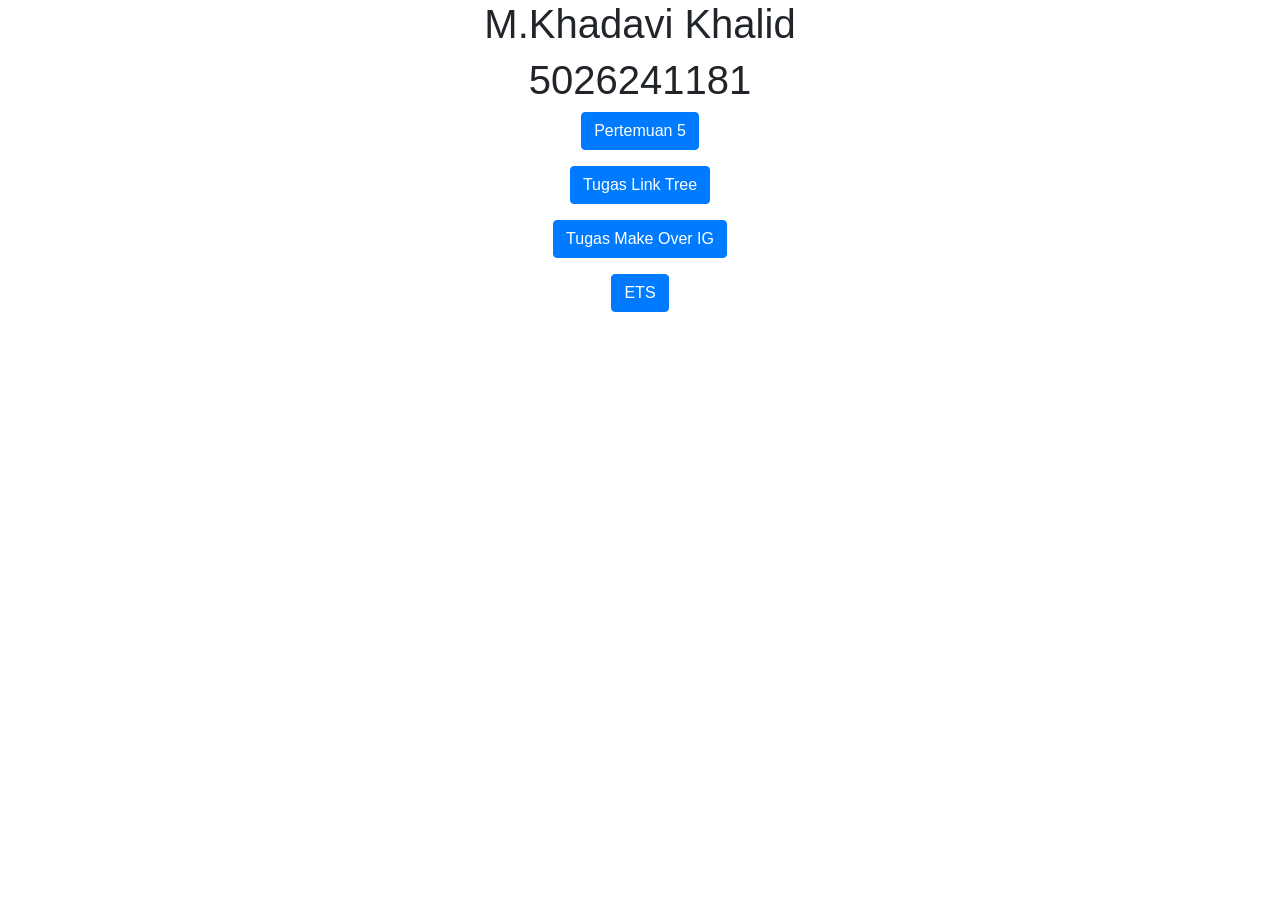
<file: index.html>
<!DOCTYPE html>
<html lang="en">
<head>
  <title>5026241181</title>
  <meta charset="utf-8">
  <meta name="viewport" content="width=device-width, initial-scale=1">
  <link rel="stylesheet" href="https://cdn.jsdelivr.net/npm/bootstrap@4.6.2/dist/css/bootstrap.min.css">
  <script src="https://cdn.jsdelivr.net/npm/jquery@3.7.1/dist/jquery.slim.min.js"></script>
  <script src="https://cdn.jsdelivr.net/npm/popper.js@1.16.1/dist/umd/popper.min.js"></script>
  <script src="https://cdn.jsdelivr.net/npm/bootstrap@4.6.2/dist/js/bootstrap.bundle.min.js"></script>
</head>
<body>

<div class="container ">
    <center>
        <h1>M.Khadavi Khalid</h1>
        <h1>5026241181</h1>
        <p><a href="pertemuan5.html" target="_blank"><button class="btn btn-primary">Pertemuan 5</button></a></p>
        <p><a href="linktree.html" target="_blank"><button class="btn btn-primary">Tugas Link Tree</button></a></p>
        <p><a href="Tugas_ETS.html" target="_blank"><button class="btn btn-primary">Tugas Make Over IG</button></a></p>
        <p><a href="5026241181.html" target="_blank"><button class="btn btn-primary">ETS</button></a></p>
    
        </center>
</div>

</body>
</html>
</file>
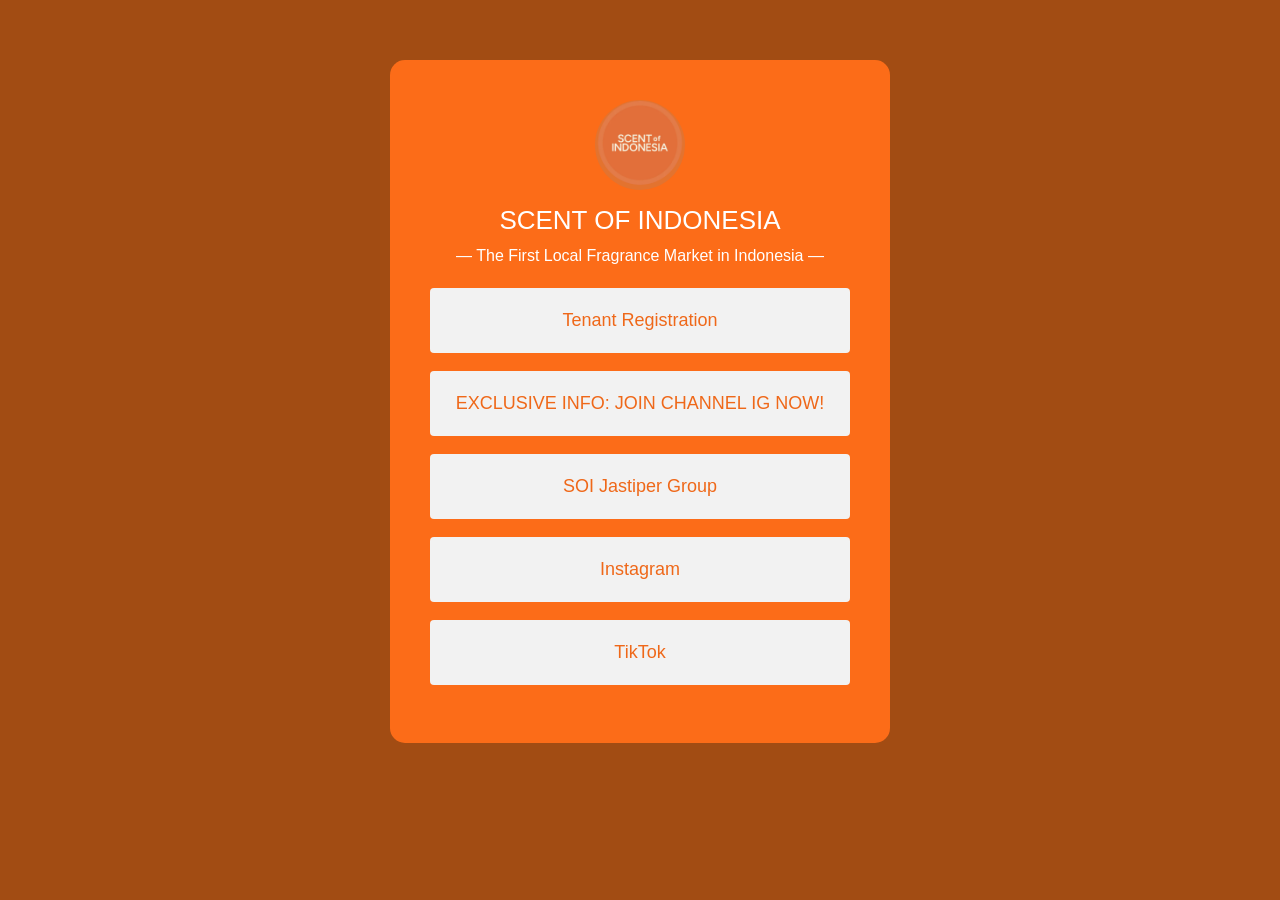
<file: linktree.html>
<!DOCTYPE html>
<html lang="en">
<head>
  <title>Linktree - Scent of Indonesia</title>
  <meta charset="utf-8">
  <meta name="viewport" content="width=device-width, initial-scale=1">
  <link rel="stylesheet" href="https://cdn.jsdelivr.net/npm/bootstrap@4.6.2/dist/css/bootstrap.min.css">
  <script src="https://cdn.jsdelivr.net/npm/jquery@3.7.1/dist/jquery.slim.min.js"></script>
  <script src="https://cdn.jsdelivr.net/npm/popper.js@1.16.1/dist/umd/popper.min.js"></script>
  <script src="https://cdn.jsdelivr.net/npm/bootstrap@4.6.2/dist/js/bootstrap.bundle.min.js"></script>

  
  <style>
    body {
      background-color: #a24c13; 
    }
 
    .background-button {
      background-color: #fc6c18;
      border-radius: 15px;
      padding: 40px;
      margin-top: 60px;
      color: white;
      margin-left: auto;
      margin-right: auto;
      max-width: 500px;
      width: 100%;
    }

    .logo-SOI {
      width: 90px; 
      height: 90px;
      border-radius: 50%; 
      object-fit: cover; 
      margin: 0 auto 15px auto; 
      display: block;
    }

    .btn-custom {
      width: 100%;
      margin-bottom: 18px;
      background-color: #f2f2f2; 
      color: #ef6819;
      padding: 18px;
      font-size: 18px;
      display: block;
    }

    .btn-custom:hover {
      background-color: #ddd;
      text-decoration: none;
      color: #ef6819;
    }

    .judul {
      font-size: 26px;
      
    }

    .subjudul {
      font-size: 16px;
      margin-bottom: 20px;
    }
  </style>
</head>

<body>

<div class="container">
  <div class="row justify-content-center">
    <div class="col-12 text-center">

      <div class="background-button">

        <img src="assets/img/logoSOI.png" alt="Logo Scent of Indonesia" class="logo-SOI">

        
        <h1 class="judul">SCENT OF INDONESIA</h1>
        <p class="subjudul">— The First Local Fragrance Market in Indonesia —</p>

       

        
        <a href="https://bit.ly/SOI7TenantRegist" target="_blank">
          <button class="btn btn-custom">Tenant Registration</button>
        </a>

        <a href="https://www.instagram.com/channel/AbZgo_Y_4CpXeKQu/" target="_blank">
          <button class="btn btn-custom">EXCLUSIVE INFO: JOIN CHANNEL IG NOW!</button>
        </a>

        <a href="https://t.me/+GmJjKqoQU5I2M2Rl" target="_blank">
          <button class="btn btn-custom">SOI Jastiper Group</button>
        </a>

        <a href="https://www.instagram.com/scentof.id" target="_blank">
          <button class="btn btn-custom">Instagram</button>
        </a>

        <a href="https://www.tiktok.com/@scentofindonesia?_t=8l5Vk54uArp&_r=1" target="_blank">
          <button class="btn btn-custom">TikTok</button>
        </a>

       

      </div>

    </div>
  </div>
</div>

</body>
</html>
</file>
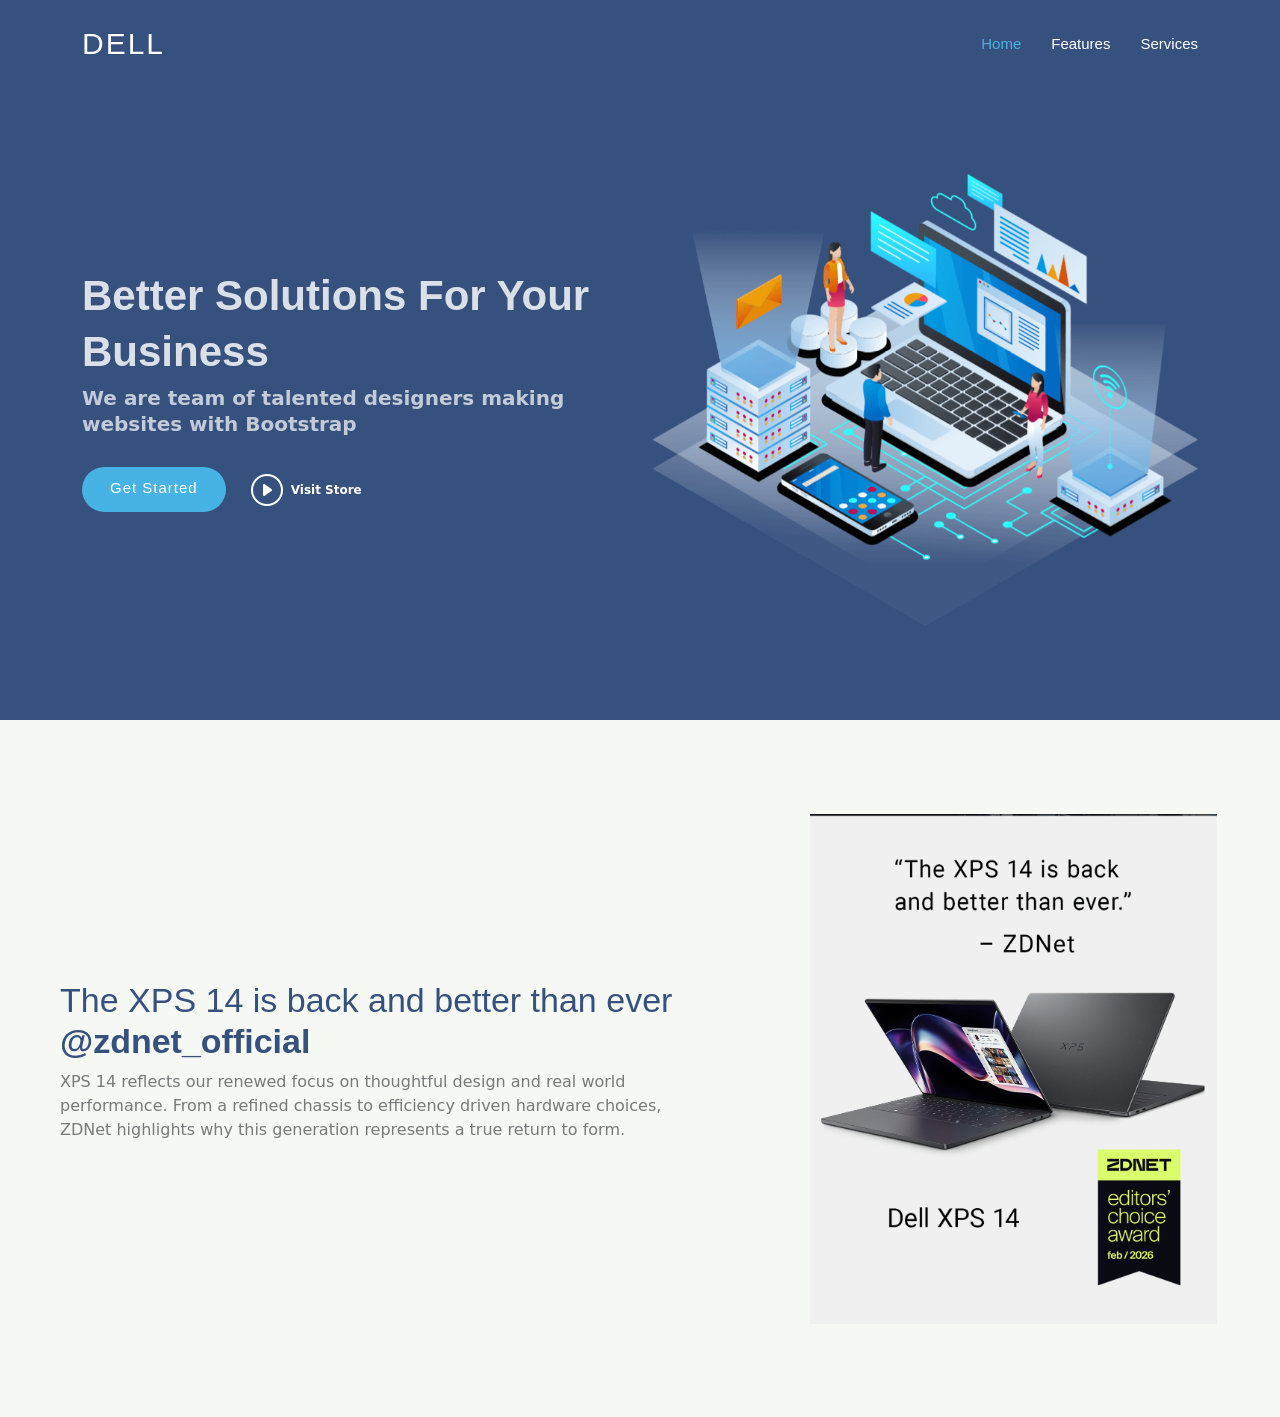
<file: pertemuan5.html>
<!DOCTYPE html>
<html lang="en">

<head>
    <meta charset="utf-8">
    <meta content="width=device-width, initial-scale=1.0" name="viewport">
    <title>Index - Arsha Bootstrap Template</title>
    <meta name="description" content="">
    <meta name="keywords" content="">

    <!-- Favicons -->
    <link href="assets/img/favicon.png" rel="icon">
    <link href="assets/img/apple-touch-icon.png" rel="apple-touch-icon">

    <!-- Fonts -->
    <link href="https://fonts.googleapis.com" rel="preconnect">
    <link href="https://fonts.gstatic.com" rel="preconnect" crossorigin>
    <link
        href="https://fonts.googleapis.com/css2?family=Open+Sans:ital,wght@0,300;0,400;0,500;0,600;0,700;0,800;1,300;1,400;1,500;1,600;1,700;1,800&family=Poppins:ital,wght@0,100;0,200;0,300;0,400;0,500;0,600;0,700;0,800;0,900;1,100;1,200;1,300;1,400;1,500;1,600;1,700;1,800;1,900&family=Jost:ital,wght@0,100;0,200;0,300;0,400;0,500;0,600;0,700;0,800;0,900;1,100;1,200;1,300;1,400;1,500;1,600;1,700;1,800;1,900&display=swap"
        rel="stylesheet">

    <!-- Vendor CSS Files -->
    <link href="assets/vendor/bootstrap/css/bootstrap.min.css" rel="stylesheet">
    <link href="assets/vendor/bootstrap-icons/bootstrap-icons.css" rel="stylesheet">
    <link href="assets/vendor/aos/aos.css" rel="stylesheet">
    <link href="assets/vendor/glightbox/css/glightbox.min.css" rel="stylesheet">
    <link href="assets/vendor/swiper/swiper-bundle.min.css" rel="stylesheet">

    <!-- Main CSS File -->
    <link href="assets/css/main.css" rel="stylesheet">

    <!-- =======================================================
  * Template Name: Arsha
  * Template URL: https://bootstrapmade.com/arsha-free-bootstrap-html-template-corporate/
  * Updated: Feb 22 2025 with Bootstrap v5.3.3
  * Author: BootstrapMade.com
  * License: https://bootstrapmade.com/license/
  ======================================================== -->
</head>

<body class="index-page">
    <header id="header" class="header d-flex align-items-center fixed-top">
        <div class="container-fluid container-xl position-relative d-flex align-items-center">

            <a href="index.html" class="logo d-flex align-items-center me-auto">
                <!-- Uncomment the line below if you also wish to use an image logo -->
                <!-- <img src="assets/img/logo.webp" alt=""> -->
                <h1 class="sitename">DELL </h1>
            </a>

            <nav id="navmenu" class="navmenu">
                <ul>
                    <li><a href="#hero" class="active">Home</a></li>
                    <li><a href="#why-us">Features</a></li>
                    <li><a href="#services">Services</a></li>
                </ul>
                <i class="mobile-nav-toggle d-xl-none bi bi-list"></i>
            </nav>


        </div>
    </header>
    <main class="main">

        <!-- Hero Section -->
        <section id="hero" class="hero section dark-background">

            <div class="container">
                <div class="row gy-4">
                    <div class="col-lg-6 order-2 order-lg-1 d-flex flex-column justify-content-center"
                        data-aos="zoom-out">
                        <h1>Better Solutions For Your Business</h1>
                        <p>We are team of talented designers making websites with Bootstrap</p>
                        <div class="d-flex">
                            <a href="#about" class="btn-get-started">Get Started</a>
                            <a href="visitstore.bio/dell?tab=ig"
                                class="glightbox btn-watch-video d-flex align-items-center"><i
                                    class="bi bi-play-circle"></i><span>Visit Store</span></a>
                        </div>
                    </div>
                    <div class="col-lg-6 order-1 order-lg-2 hero-img" data-aos="zoom-out" data-aos-delay="200">
                        <img src="assets/img/hero-img.png" class="img-fluid animated" alt="">
                    </div>
                </div>
            </div>

        </section><!-- /Hero Section -->

        <section id="why-us" class="section why-us light-background" data-builder="section">

            <div class="container-fluid">

                <div class="row gy-4">

                    <div class="col-lg-7 d-flex flex-column justify-content-center order-2 order-lg-1">

                        <div class="content px-xl-5" data-aos="fade-up" data-aos-delay="100">
                            <h3><span>The XPS 14 is back and better than ever </span><strong>@zdnet_official</strong></h3>
                            <p>

                                XPS 14 reflects our renewed focus on thoughtful design and real world performance. From
                                a refined chassis to efficiency driven hardware choices, ZDNet highlights why this
                                generation represents a true return to form.
                            </p>
                        </div>



                    </div>

                    <div class="col-lg-5 order-1 order-lg-2 why-us-img">
                        <img src="assets/img/Gambar Laptop.png" class="img-fluid" alt="" data-aos="zoom-in"
                            data-aos-delay="100" height="300px">
                    </div>
                </div>

            </div>

        </section><!-- /Why Us Section -->
    </main>


    <!-- Scroll Top -->
    <a href="#" id="scroll-top" class="scroll-top d-flex align-items-center justify-content-center"><i
            class="bi bi-arrow-up-short"></i></a>

    <!-- Preloader -->
    <div id="preloader"></div>

    <!-- Vendor JS Files -->
    <script src="assets/vendor/bootstrap/js/bootstrap.bundle.min.js"></script>
    <script src="assets/vendor/php-email-form/validate.js"></script>
    <script src="assets/vendor/aos/aos.js"></script>
    <script src="assets/vendor/glightbox/js/glightbox.min.js"></script>
    <script src="assets/vendor/swiper/swiper-bundle.min.js"></script>
    <script src="assets/vendor/waypoints/noframework.waypoints.js"></script>
    <script src="assets/vendor/imagesloaded/imagesloaded.pkgd.min.js"></script>
    <script src="assets/vendor/isotope-layout/isotope.pkgd.min.js"></script>

    <!-- Main JS File -->
    <script src="assets/js/main.js"></script>

</body>

</html>
</file>
<file: assets/css/main.css>
/**
* Template Name: Arsha
* Template URL: https://bootstrapmade.com/arsha-free-bootstrap-html-template-corporate/
* Updated: Feb 22 2025 with Bootstrap v5.3.3
* Author: BootstrapMade.com
* License: https://bootstrapmade.com/license/
*/

/*--------------------------------------------------------------
# Font & Color Variables
# Help: https://bootstrapmade.com/color-system/
--------------------------------------------------------------*/
/* Fonts */
:root {
  --default-font: "Barlow", system-ui, -apple-system, "Segoe UI", Roboto, "Helvetica Neue", Arial, "Noto Sans", "Liberation Sans", sans-serif, "Apple Color Emoji", "Segoe UI Emoji", "Segoe UI Symbol", "Noto Color Emoji";
  --heading-font: "Rajdhani", sans-serif;
  --nav-font: "Barlow", sans-serif;
}

/* Global Colors - The following color variables are used throughout the website. Updating them here will change the color scheme of the entire website */
:root {
  --background-color: #ffffff;
  /* Background color for the entire website, including individual sections */
  --default-color: #444444;
  /* Default color used for the majority of the text content across the entire website */
  --heading-color: #37517e;
  /* Color for headings, subheadings and title throughout the website */
  --accent-color: #47b2e4;
  /* Accent color that represents your brand on the website. It's used for buttons, links, and other elements that need to stand out */
  --surface-color: #ffffff;
  /* The surface color is used as a background of boxed elements within sections, such as cards, icon boxes, or other elements that require a visual separation from the global background. */
  --contrast-color: #ffffff;
  /* Contrast color for text, ensuring readability against backgrounds of accent, heading, or default colors. */
}

/* Nav Menu Colors - The following color variables are used specifically for the navigation menu. They are separate from the global colors to allow for more customization options */
:root {
  --nav-color: #ffffff;
  /* The default color of the main navmenu links */
  --nav-hover-color: #47b2e4;
  /* Applied to main navmenu links when they are hovered over or active */
  --nav-mobile-background-color: #ffffff;
  /* Used as the background color for mobile navigation menu */
  --nav-dropdown-background-color: #ffffff;
  /* Used as the background color for dropdown items that appear when hovering over primary navigation items */
  --nav-dropdown-color: #444444;
  /* Used for navigation links of the dropdown items in the navigation menu. */
  --nav-dropdown-hover-color: #47b2e4;
  /* Similar to --nav-hover-color, this color is applied to dropdown navigation links when they are hovered over. */
}

/* Color Presets - These classes override global colors when applied to any section or element, providing reuse of the sam color scheme. */

.light-background {
  --background-color: #f6f8f4;
  --surface-color: #ffffff;
}

.dark-background {
  --background-color: #37517e;
  --default-color: #ffffff;
  --heading-color: #ffffff;
  --surface-color: #4668a2;
  --contrast-color: #ffffff;
}

/* Smooth scroll */
:root {
  scroll-behavior: smooth;
}

/*--------------------------------------------------------------
# General Styling & Shared Classes
--------------------------------------------------------------*/
body {
  color: var(--default-color);
  background-color: var(--background-color);
  font-family: var(--default-font);
}

a {
  color: var(--accent-color);
  text-decoration: none;
  transition: 0.3s;
}

a:hover {
  color: color-mix(in srgb, var(--accent-color), transparent 25%);
  text-decoration: none;
}

h1,
h2,
h3,
h4,
h5,
h6 {
  color: var(--heading-color);
  font-family: var(--heading-font);
}

/* PHP Email Form Messages
------------------------------*/
.php-email-form .error-message {
  display: none;
  background: #df1529;
  color: #ffffff;
  text-align: left;
  padding: 15px;
  margin-bottom: 24px;
  font-weight: 600;
}

.php-email-form .sent-message {
  display: none;
  color: #ffffff;
  background: #059652;
  text-align: center;
  padding: 15px;
  margin-bottom: 24px;
  font-weight: 600;
}

.php-email-form .loading {
  display: none;
  background: var(--surface-color);
  text-align: center;
  padding: 15px;
  margin-bottom: 24px;
}

.php-email-form .loading:before {
  content: "";
  display: inline-block;
  border-radius: 50%;
  width: 24px;
  height: 24px;
  margin: 0 10px -6px 0;
  border: 3px solid var(--accent-color);
  border-top-color: var(--surface-color);
  animation: php-email-form-loading 1s linear infinite;
}

@keyframes php-email-form-loading {
  0% {
    transform: rotate(0deg);
  }

  100% {
    transform: rotate(360deg);
  }
}

/*--------------------------------------------------------------
# Global Header
--------------------------------------------------------------*/
.header {
  --background-color: #3d4d6a;
  --heading-color: #ffffff;
  color: var(--default-color);
  background-color: var(--background-color);
  padding: 15px 0;
  transition: all 0.5s;
  z-index: 997;
}

.header .logo {
  line-height: 1;
}

.header .logo img {
  max-height: 60px;
  margin-right: 8px;
}

.header .logo h1 {
  font-size: 30px;
  margin: 0;
  font-weight: 500;
  color: var(--heading-color);
  letter-spacing: 2px;
  text-transform: uppercase;
}

.header .btn-getstarted,
.header .btn-getstarted:focus {
  color: var(--contrast-color);
  background: var(--accent-color);
  font-size: 14px;
  padding: 8px 25px;
  margin: 0 0 0 30px;
  border-radius: 50px;
  transition: 0.3s;
}

.header .btn-getstarted:hover,
.header .btn-getstarted:focus:hover {
  color: var(--contrast-color);
  background: color-mix(in srgb, var(--accent-color), transparent 15%);
}

@media (max-width: 1200px) {
  .header .logo {
    order: 1;
  }

  .header .btn-getstarted {
    order: 2;
    margin: 0 15px 0 0;
    padding: 6px 15px;
  }

  .header .navmenu {
    order: 3;
  }
}

/* Index Page Header
------------------------------*/
.index-page .header {
  --background-color: rgba(255, 255, 255, 0);
  --heading-color: #ffffff;
  --nav-color: #ffffff;   
}

/* Index Page Header on Scroll
------------------------------*/
.index-page.scrolled .header {
  --background-color: rgba(43, 43, 85, 0.9);
}

/*--------------------------------------------------------------
# Navigation Menu
--------------------------------------------------------------*/
/* Desktop Navigation */
@media (min-width: 1200px) {
  .navmenu {
    padding: 0;
  }

  .navmenu ul {
    margin: 0;
    padding: 0;
    display: flex;
    list-style: none;
    align-items: center;
  }

  .navmenu li {
    position: relative;
  }

  .navmenu a,
  .navmenu a:focus {
    color: var(--nav-color);
    padding: 18px 15px;
    font-size: 15px;
    font-family: var(--nav-font);
    font-weight: 400;
    display: flex;
    align-items: center;
    justify-content: space-between;
    white-space: nowrap;
    transition: 0.3s;
  }

  .navmenu a i,
  .navmenu a:focus i {
    font-size: 12px;
    line-height: 0;
    margin-left: 5px;
    transition: 0.3s;
  }

  .navmenu li:last-child a {
    padding-right: 0;
  }

  .navmenu li:hover>a,
  .navmenu .active,
  .navmenu .active:focus {
    color: var(--nav-hover-color);
  }

  .navmenu .dropdown ul {
    margin: 0;
    padding: 10px 0;
    background: var(--nav-dropdown-background-color);
    display: block;
    position: absolute;
    visibility: hidden;
    left: 14px;
    top: 130%;
    opacity: 0;
    transition: 0.3s;
    border-radius: 4px;
    z-index: 99;
    box-shadow: 0px 0px 30px rgba(0, 0, 0, 0.1);
  }

  .navmenu .dropdown ul li {
    min-width: 200px;
  }

  .navmenu .dropdown ul a {
    padding: 10px 20px;
    font-size: 15px;
    text-transform: none;
    color: var(--nav-dropdown-color);
  }

  .navmenu .dropdown ul a i {
    font-size: 12px;
  }

  .navmenu .dropdown ul a:hover,
  .navmenu .dropdown ul .active:hover,
  .navmenu .dropdown ul li:hover>a {
    color: var(--nav-dropdown-hover-color);
  }

  .navmenu .dropdown:hover>ul {
    opacity: 1;
    top: 100%;
    visibility: visible;
  }

  .navmenu .dropdown .dropdown ul {
    top: 0;
    left: -90%;
    visibility: hidden;
  }

  .navmenu .dropdown .dropdown:hover>ul {
    opacity: 1;
    top: 0;
    left: -100%;
    visibility: visible;
  }

  .navmenu .megamenu {
    position: static;
  }

  .navmenu .megamenu ul {
    margin: 0;
    padding: 10px;
    background: var(--nav-dropdown-background-color);
    box-shadow: 0px 0px 20px rgba(0, 0, 0, 0.1);
    position: absolute;
    top: 130%;
    left: 0;
    right: 0;
    visibility: hidden;
    opacity: 0;
    display: flex;
    transition: 0.3s;
    border-radius: 4px;
    z-index: 99;
  }

  .navmenu .megamenu ul li {
    flex: 1;
  }

  .navmenu .megamenu ul li a,
  .navmenu .megamenu ul li:hover>a {
    padding: 10px 20px;
    font-size: 15px;
    color: var(--nav-dropdown-color);
  }

  .navmenu .megamenu ul li a:hover,
  .navmenu .megamenu ul li .active,
  .navmenu .megamenu ul li .active:hover {
    color: var(--nav-dropdown-hover-color);
  }

  .navmenu .megamenu:hover>ul {
    opacity: 1;
    top: 100%;
    visibility: visible;
  }

  .navmenu .dd-box-shadow {
    box-shadow: 0px 0px 30px rgba(0, 0, 0, 0.1);
  }
}

/* Mobile Navigation */
@media (max-width: 1199px) {
  .mobile-nav-toggle {
    color: var(--nav-color);
    font-size: 28px;
    line-height: 0;
    margin-right: 10px;
    cursor: pointer;
    transition: color 0.3s;
  }

  .navmenu {
    padding: 0;
    z-index: 9997;
  }

  .navmenu ul {
    display: none;
    list-style: none;
    position: absolute;
    inset: 60px 20px 20px 20px;
    padding: 10px 0;
    margin: 0;
    border-radius: 6px;
    background-color: var(--nav-mobile-background-color);
    overflow-y: auto;
    transition: 0.3s;
    z-index: 9998;
    box-shadow: 0px 0px 30px rgba(0, 0, 0, 0.1);
  }

  .navmenu a,
  .navmenu a:focus {
    color: var(--nav-dropdown-color);
    padding: 10px 20px;
    font-family: var(--nav-font);
    font-size: 17px;
    font-weight: 500;
    display: flex;
    align-items: center;
    justify-content: space-between;
    white-space: nowrap;
    transition: 0.3s;
  }

  .navmenu a i,
  .navmenu a:focus i {
    font-size: 12px;
    line-height: 0;
    margin-left: 5px;
    width: 30px;
    height: 30px;
    display: flex;
    align-items: center;
    justify-content: center;
    border-radius: 50%;
    transition: 0.3s;
    background-color: color-mix(in srgb, var(--accent-color), transparent 90%);
  }

  .navmenu a i:hover,
  .navmenu a:focus i:hover {
    background-color: var(--accent-color);
    color: var(--contrast-color);
  }

  .navmenu a:hover,
  .navmenu .active,
  .navmenu .active:focus {
    color: var(--nav-dropdown-hover-color);
  }

  .navmenu .active i,
  .navmenu .active:focus i {
    background-color: var(--accent-color);
    color: var(--contrast-color);
    transform: rotate(180deg);
  }

  .navmenu .dropdown ul {
    position: static;
    display: none;
    z-index: 99;
    padding: 10px 0;
    margin: 10px 20px;
    background-color: var(--nav-dropdown-background-color);
    border: 1px solid color-mix(in srgb, var(--default-color), transparent 90%);
    box-shadow: none;
    transition: all 0.5s ease-in-out;
  }

  .navmenu .dropdown ul ul {
    background-color: rgba(33, 37, 41, 0.1);
  }

  .navmenu .dropdown>.dropdown-active {
    display: block;
    background-color: rgba(33, 37, 41, 0.03);
  }

  .mobile-nav-active {
    overflow: hidden;
  }

  .mobile-nav-active .mobile-nav-toggle {
    color: #fff;
    position: absolute;
    font-size: 32px;
    top: 15px;
    right: 15px;
    margin-right: 0;
    z-index: 9999;
  }

  .mobile-nav-active .navmenu {
    position: fixed;
    overflow: hidden;
    inset: 0;
    background: rgba(33, 37, 41, 0.8);
    transition: 0.3s;
  }

  .mobile-nav-active .navmenu>ul {
    display: block;
  }
}

/*--------------------------------------------------------------
# Global Footer
--------------------------------------------------------------*/
.footer {
  color: var(--default-color);
  background-color: var(--background-color);
  font-size: 14px;
  padding-bottom: 50px;
  position: relative;
}

.footer .footer-newsletter {
  background-color: color-mix(in srgb, var(--heading-color), transparent 95%);
  padding: 50px 0;
}

.footer .footer-newsletter h4 {
  font-size: 24px;
}

.footer .footer-newsletter .newsletter-form {
  margin-top: 30px;
  margin-bottom: 15px;
  padding: 6px 8px;
  position: relative;
  background-color: color-mix(in srgb, var(--background-color), transparent 50%);
  border: 1px solid color-mix(in srgb, var(--default-color), transparent 90%);
  box-shadow: 0px 2px 25px rgba(0, 0, 0, 0.1);
  display: flex;
  transition: 0.3s;
  border-radius: 50px;
}

.footer .footer-newsletter .newsletter-form:focus-within {
  border-color: var(--accent-color);
}

.footer .footer-newsletter .newsletter-form input[type=email] {
  border: 0;
  padding: 4px;
  width: 100%;
  background-color: color-mix(in srgb, var(--background-color), transparent 50%);
  color: var(--default-color);
}

.footer .footer-newsletter .newsletter-form input[type=email]:focus-visible {
  outline: none;
}

.footer .footer-newsletter .newsletter-form input[type=submit] {
  border: 0;
  font-size: 16px;
  padding: 0 20px;
  margin: -7px -8px -7px 0;
  background: var(--accent-color);
  color: var(--contrast-color);
  transition: 0.3s;
  border-radius: 50px;
}

.footer .footer-newsletter .newsletter-form input[type=submit]:hover {
  background: color-mix(in srgb, var(--accent-color), transparent 20%);
}

.footer .footer-top {
  padding-top: 50px;
}

.footer .social-links a {
  display: flex;
  align-items: center;
  justify-content: center;
  width: 40px;
  height: 40px;
  border-radius: 50%;
  border: 1px solid color-mix(in srgb, var(--default-color), transparent 50%);
  font-size: 16px;
  color: color-mix(in srgb, var(--default-color), transparent 20%);
  margin-right: 10px;
  transition: 0.3s;
}

.footer .social-links a:hover {
  color: var(--accent-color);
  border-color: var(--accent-color);
}

.footer h4 {
  font-size: 16px;
  font-weight: bold;
  position: relative;
  padding-bottom: 12px;
}

.footer .footer-links {
  margin-bottom: 30px;
}

.footer .footer-links ul {
  list-style: none;
  padding: 0;
  margin: 0;
}

.footer .footer-links ul i {
  margin-right: 3px;
  font-size: 12px;
  line-height: 0;
  color: var(--accent-color);
}

.footer .footer-links ul li {
  padding: 10px 0;
  display: flex;
  align-items: center;
}

.footer .footer-links ul li:first-child {
  padding-top: 0;
}

.footer .footer-links ul a {
  display: inline-block;
  color: color-mix(in srgb, var(--default-color), transparent 20%);
  line-height: 1;
}

.footer .footer-links ul a:hover {
  color: var(--accent-color);
}

.footer .footer-about a {
  color: var(--heading-color);
  font-size: 28px;
  font-weight: 600;
  text-transform: uppercase;
  font-family: var(--heading-font);
}

.footer .footer-contact p {
  margin-bottom: 5px;
}

.footer .copyright {
  padding-top: 25px;
  padding-bottom: 25px;
  border-top: 1px solid color-mix(in srgb, var(--default-color), transparent 90%);
}

.footer .copyright p {
  margin-bottom: 0;
}

.footer .credits {
  margin-top: 6px;
  font-size: 13px;
}

/*--------------------------------------------------------------
# Preloader
--------------------------------------------------------------*/
#preloader {
  position: fixed;
  inset: 0;
  z-index: 999999;
  overflow: hidden;
  background: var(--background-color);
  transition: all 0.6s ease-out;
}

#preloader:before {
  content: "";
  position: fixed;
  top: calc(50% - 30px);
  left: calc(50% - 30px);
  border: 6px solid #ffffff;
  border-color: var(--accent-color) transparent var(--accent-color) transparent;
  border-radius: 50%;
  width: 60px;
  height: 60px;
  animation: animate-preloader 1.5s linear infinite;
}

@keyframes animate-preloader {
  0% {
    transform: rotate(0deg);
  }

  100% {
    transform: rotate(360deg);
  }
}

/*--------------------------------------------------------------
# Scroll Top Button
--------------------------------------------------------------*/
.scroll-top {
  position: fixed;
  visibility: hidden;
  opacity: 0;
  right: 15px;
  bottom: -15px;
  z-index: 99999;
  background-color: var(--accent-color);
  width: 44px;
  height: 44px;
  border-radius: 50px;
  transition: all 0.4s;
}

.scroll-top i {
  font-size: 24px;
  color: var(--default-color);
  line-height: 0;
}

.scroll-top:hover {
  background-color: color-mix(in srgb, var(--accent-color), transparent 20%);
  color: var(--contrast-color);
}

.scroll-top.active {
  visibility: visible;
  opacity: 1;
  bottom: 15px;
}

/*--------------------------------------------------------------
# Disable aos animation delay on mobile devices
--------------------------------------------------------------*/
@media screen and (max-width: 768px) {
  [data-aos-delay] {
    transition-delay: 0 !important;
  }
}

/*--------------------------------------------------------------
# Global Page Titles & Breadcrumbs
--------------------------------------------------------------*/
.page-title {
  --background-color: color-mix(in srgb, var(--default-color), transparent 96%);
  color: var(--default-color);
  background-color: var(--background-color);
  padding: 20px 0;
  position: relative;
}

.page-title h1 {
  font-size: 28px;
  font-weight: 700;
  margin: 0;
}

.page-title .breadcrumbs ol {
  display: flex;
  flex-wrap: wrap;
  list-style: none;
  padding: 0 0 10px 0;
  margin: 0;
  font-size: 14px;
}

.page-title .breadcrumbs ol li+li {
  padding-left: 10px;
}

.page-title .breadcrumbs ol li+li::before {
  content: "/";
  display: inline-block;
  padding-right: 10px;
  color: color-mix(in srgb, var(--default-color), transparent 70%);
}

/*--------------------------------------------------------------
# Global Sections
--------------------------------------------------------------*/
section,
.section {
  color: var(--default-color);
  background-color: var(--background-color);
  padding: 60px 0;
  scroll-margin-top: 88px;
  overflow: clip;
}

@media (max-width: 1199px) {

  section,
  .section {
    scroll-margin-top: 66px;
  }
}

/*--------------------------------------------------------------
# Global Section Titles
--------------------------------------------------------------*/
.section-title {
  text-align: center;
  padding-bottom: 60px;
  position: relative;
}

.section-title h2 {
  font-size: 32px;
  font-weight: 700;
  margin-bottom: 20px;
  padding-bottom: 20px;
  text-transform: uppercase;
  position: relative;
  color: rgb(4, 3, 109);
}

.section-title h2:before {
  content: "";
  position: absolute;
  display: block;
  width: 160px;
  height: 1px;
  background: color-mix(in srgb, var(--default-color), transparent 60%);
  left: 0;
  right: 0;
  bottom: 1px;
  margin: auto;
}

.section-title h2::after {
  content: "";
  position: absolute;
  display: block;
  width: 60px;
  height: 3px;
  background: navy;
  left: 0;
  right: 0;
  bottom: 0;
  margin: auto;
}

.section-title p {
  margin-bottom: 0;
}

/*--------------------------------------------------------------
# Hero Section
--------------------------------------------------------------*/
.hero {
  width: 100%;
  min-height: 80vh;
  position: relative;
  padding: 120px 0 60px 0;
  display: flex;
  align-items: center;
}

.hero h1 {
  margin: 0;
  font-size: 42px;
  font-weight: 700;
  line-height: 56px;
  color: rgba(255, 255, 255, 0.822);

}

.hero p {
  color: color-mix(in srgb, var(--default-color), transparent 30%);
  margin: 5px 0 30px 0;
  font-size: 20px;
  line-height: 1.3;
  font-weight: 600;
}

.hero .btn-get-started {
  color: var(--contrast-color);
  background: var(--accent-color);
  font-family: var(--heading-font);
  font-weight: 500;
  font-size: 15px;
  letter-spacing: 1px;
  display: inline-block;
  padding: 10px 28px 12px 28px;
  border-radius: 50px;
  transition: 0.5s;
}

.hero .btn-get-started:hover {
  color: var(--contrast-color);
  background: color-mix(in srgb, var(--accent-color), transparent 15%);
}

.hero .btn-watch-video {
  font-size: 12px;
  transition: 0.5s;
  margin-left: 25px;
  color: var(--default-color);
  font-weight: 700;
}

.hero .btn-watch-video i {
  color: var(--contrast-color);
  font-size: 32px;
  transition: 0.3s;
  line-height: 0;
  margin-right: 8px;
}

.hero .btn-watch-video:hover {
  color: var(--accent-color);
}

.hero .btn-watch-video:hover i {
  color: color-mix(in srgb, var(--accent-color), transparent 15%);
}

.hero .animated {
  animation: up-down 2s ease-in-out infinite alternate-reverse both;
}

@media (max-width: 640px) {
  .hero h1 {
    font-size: 28px;
    line-height: 36px;
  }

  .hero p {
    font-size: 18px;
    line-height: 24px;
    margin-bottom: 30px;
  }

  .hero .btn-get-started,
  .hero .btn-watch-video {
    font-size: 13px;
  }
}

@keyframes up-down {
  0% {
    transform: translateY(10px);
  }

  100% {
    transform: translateY(-10px);
  }
}

/*--------------------------------------------------------------
# Clients Section
--------------------------------------------------------------*/
.clients {
  padding: 12px 0;
}

.clients .swiper {
  padding: 10px 0;
}

.clients .swiper-wrapper {
  height: auto;
}

.clients .swiper-slide img {
  transition: 0.3s;
  padding: 0 10px;
}

.clients .swiper-slide img:hover {
  transform: scale(1.1);
}

/*--------------------------------------------------------------
# About Section
--------------------------------------------------------------*/
.about ul {
  list-style: none;
  padding: 0;
}

.about ul li {
  padding-bottom: 5px;
  display: flex;
  align-items: center;
}

.about ul i {
  font-size: 20px;
  padding-right: 4px;
  color: var(--accent-color);
}

.about .read-more {
  color: var(--accent-color);
  font-family: var(--heading-font);
  font-weight: 500;
  font-size: 16px;
  letter-spacing: 1px;
  padding: 8px 28px;
  border-radius: 5px;
  transition: 0.3s;
  display: inline-flex;
  align-items: center;
  justify-content: center;
  border: 2px solid var(--accent-color);
}

.about .read-more i {
  font-size: 18px;
  margin-left: 5px;
  line-height: 0;
  transition: 0.3s;
}

.about .read-more:hover {
  background: var(--accent-color);
  color: var(--contrast-color);
}

.about .read-more:hover i {
  transform: translate(5px, 0);
}

/*--------------------------------------------------------------
# Why Us Section
--------------------------------------------------------------*/
.why-us {
  padding: 30px 0;
}

.why-us .content h3 {
  font-weight: 400;
  font-size: 34px;
}

.why-us .content p {
  color: color-mix(in srgb, var(--default-color), transparent 30%);
}

.why-us .faq-container .faq-item {
  background-color: var(--surface-color);
  position: relative;
  padding: 20px;
  margin-bottom: 20px;
  box-shadow: 0px 5px 25px 0px rgba(0, 0, 0, 0.1);
  overflow: hidden;
}

.why-us .faq-container .faq-item:last-child {
  margin-bottom: 0;
}

.why-us .faq-container .faq-item h3 {
  font-weight: 500;
  font-size: 17px;
  line-height: 24px;
  margin: 0 30px 0 0;
  transition: 0.3s;
  cursor: pointer;
}

.why-us .faq-container .faq-item h3 span {
  color: var(--accent-color);
  padding-right: 5px;
  font-weight: 600;
}

.why-us .faq-container .faq-item h3:hover {
  color: var(--accent-color);
}

.why-us .faq-container .faq-item .faq-content {
  display: grid;
  grid-template-rows: 0fr;
  transition: 0.3s ease-in-out;
  visibility: hidden;
  opacity: 0;
}

.why-us .faq-container .faq-item .faq-content p {
  margin-bottom: 0;
  overflow: hidden;
}

.why-us .faq-container .faq-item .faq-icon {
  position: absolute;
  top: 22px;
  left: 20px;
  font-size: 22px;
  line-height: 0;
  transition: 0.3s;
  color: var(--accent-color);
}

.why-us .faq-container .faq-item .faq-toggle {
  position: absolute;
  top: 20px;
  right: 20px;
  font-size: 16px;
  line-height: 0;
  transition: 0.3s;
  cursor: pointer;
}

.why-us .faq-container .faq-item .faq-toggle:hover {
  color: var(--accent-color);
}

.why-us .faq-container .faq-active h3 {
  color: var(--accent-color);
}

.why-us .faq-container .faq-active .faq-content {
  grid-template-rows: 1fr;
  visibility: visible;
  opacity: 1;
  padding-top: 10px;
}

.why-us .faq-container .faq-active .faq-toggle {
  transform: rotate(90deg);
  color: var(--accent-color);
}

.why-us .why-us-img {
  display: flex;
  align-items: center;
  justify-content: center;
}

.why-us .why-us-img img {
  max-height: 80%;
}

/*--------------------------------------------------------------
# Skills Section
--------------------------------------------------------------*/
.skills .content h3 {
  font-size: 2rem;
  font-weight: 700;
}

.skills .content p {
  color: color-mix(in srgb, var(--default-color), transparent 30%);
}

.skills .content p:last-child {
  margin-bottom: 0;
}

.skills .content ul {
  list-style: none;
  padding: 0;
}

.skills .content ul li {
  padding-bottom: 10px;
}

.skills .progress {
  height: 60px;
  display: block;
  background: none;
  border-radius: 0;
}

.skills .progress .skill {
  color: var(--default-color);
  padding: 0;
  margin: 0 0 6px 0;
  text-transform: uppercase;
  display: block;
  font-weight: 600;
  font-family: var(--heading-font);
}

.skills .progress .skill .val {
  float: right;
  font-style: normal;
}

.skills .progress-bar-wrap {
  background: color-mix(in srgb, var(--heading-color), transparent 90%);
  height: 10px;
}

.skills .progress-bar {
  width: 1px;
  height: 10px;
  transition: 0.9s;
  background-color: var(--heading-color);
}

/*--------------------------------------------------------------
# Services Section
--------------------------------------------------------------*/
.services .service-item {
  background-color: var(--surface-color);
  box-shadow: 0px 5px 90px 0px rgba(0, 0, 0, 0.1);
  padding: 0;
  transition: all ease-in-out 0.4s;
  height: 100%;
  overflow: hidden;
  width: 100%;
  
}

.services .service-item img {
  margin: 20px auto;
  object-fit: contain;
  object-position: center;
  width: 75%;
  height: 200px;
  display: block;
  border-radius: 30px;

  
}

.services .service-item .icon i {
  color: var(--accent-color);
  font-size: 36px;
  transition: 0.3s;
}

.services .service-item h4 {
  font-weight: 700;
  margin-bottom: 15px;
  font-size: 20px;
  padding: 0 20px;
}

.services .service-item h4 a {
  color: var(--heading-color);
  transition: ease-in-out 0.3s;
}

.services .service-item p {
  line-height: 24px;
  font-size: 14px;
  margin-bottom: 0;
  padding: 0 20px 20px 20px;
}

.services .service-item:hover {
  transform: translateY(-10px);
}

.services .service-item:hover h4 a {
  color: var(--accent-color);
}

/*--------------------------------------------------------------
# Work Process Section
--------------------------------------------------------------*/
.work-process .steps-item {
  background: var(--surface-color);
  border-radius: 20px;
  height: 100%;
  transition: all 0.3s ease-in-out;
  box-shadow: 0 5px 20px color-mix(in srgb, var(--default-color), transparent 92%);
}

.work-process .steps-item .steps-image {
  border-radius: 20px 20px 0 0;
  overflow: hidden;
}

.work-process .steps-item:hover {
  transform: translateY(-10px);
  box-shadow: 0 15px 30px color-mix(in srgb, var(--accent-color), transparent 85%);
}

.work-process .steps-item:hover .steps-number {
  background: var(--accent-color);
  color: var(--contrast-color);
}

.work-process .steps-item:hover .steps-image img {
  transform: scale(1.1);
}

.work-process .steps-image {
  position: relative;
  height: 280px;
}

.work-process .steps-image img {
  width: 100%;
  height: 100%;
  object-fit: cover;
  transition: transform 0.6s ease;
}

.work-process .steps-content {
  position: relative;
  padding: 40px 30px 30px;
}

.work-process .steps-content .steps-number {
  position: absolute;
  left: 30px;
  top: -30px;
  width: 60px;
  height: 60px;
  background: var(--accent-color);
  color: var(--contrast-color);
  border-radius: 50%;
  font-family: var(--heading-font);
  font-size: 24px;
  font-weight: 700;
  display: flex;
  align-items: center;
  justify-content: center;
  transition: all 0.3s ease-in-out;
}

.work-process .steps-content h3 {
  font-size: 24px;
  font-weight: 700;
  margin-bottom: 15px;
}

.work-process .steps-content p {
  font-size: 15px;
  color: color-mix(in srgb, var(--default-color), transparent 20%);
  margin-bottom: 25px;
}

.work-process .steps-features .feature-item {
  display: flex;
  align-items: center;
  margin-bottom: 12px;
}

.work-process .steps-features .feature-item:last-child {
  margin-bottom: 0;
}

.work-process .steps-features .feature-item i {
  color: var(--accent-color);
  font-size: 18px;
  margin-right: 10px;
}

.work-process .steps-features .feature-item span {
  font-size: 14px;
  color: color-mix(in srgb, var(--default-color), transparent 15%);
}

@media (max-width: 1199px) {
  .work-process .steps-image {
    height: 240px;
  }

  .work-process .steps-content {
    padding: 35px 25px 25px;
  }

  .work-process .steps-content h3 {
    font-size: 22px;
  }
}

@media (max-width: 991px) {
  .work-process .steps-item {
    margin-bottom: 30px;
  }

  .work-process .steps-image {
    height: 220px;
  }

  .work-process .steps-content {
    padding: 30px 20px 20px;
  }

  .work-process .steps-content .steps-number {
    width: 50px;
    height: 50px;
    font-size: 20px;
    left: 25px;
    top: -25px;
  }

  .work-process .steps-content h3 {
    font-size: 20px;
    margin-bottom: 12px;
  }

  .work-process .steps-content p {
    font-size: 14px;
    margin-bottom: 20px;
  }
}

/*--------------------------------------------------------------
# Call To Action Section
--------------------------------------------------------------*/
.call-to-action {
  padding: 120px 0;
  position: relative;
  clip-path: inset(0);
}

.call-to-action img {
  position: fixed;
  top: 0;
  left: 0;
  display: block;
  width: 100%;
  height: 100%;
  object-fit: cover;
  z-index: 1;
}

.call-to-action:before {
  content: "";
  background: color-mix(in srgb, var(--background-color), transparent 35%);
  position: absolute;
  inset: 0;
  z-index: 2;
}

.call-to-action .container {
  position: relative;
  z-index: 3;
}

.call-to-action h3 {
  color: var(--default-color);
  font-size: 28px;
  font-weight: 700;
}

.call-to-action p {
  color: var(--default-color);
}

.call-to-action .cta-btn {
  font-family: var(--heading-font);
  font-weight: 500;
  font-size: 16px;
  letter-spacing: 1px;
  display: inline-block;
  padding: 12px 40px;
  border-radius: 50px;
  transition: 0.5s;
  margin: 10px;
  border: 2px solid var(--contrast-color);
  color: var(--contrast-color);
  background-color: transparent;
}

.call-to-action .cta-btn:hover {
  background: var(--accent-color);
  border: 2px solid var(--accent-color);
}

/*--------------------------------------------------------------
# Portfolio Section
--------------------------------------------------------------*/
.portfolio .portfolio-filters {
  padding: 0;
  margin: 0 auto 20px auto;
  list-style: none;
  text-align: center;
}

.portfolio .portfolio-filters li {
  cursor: pointer;
  display: inline-block;
  padding: 8px 20px 10px 20px;
  margin: 0;
  font-size: 15px;
  font-weight: 500;
  line-height: 1;
  margin-bottom: 5px;
  border-radius: 50px;
  transition: all 0.3s ease-in-out;
  font-family: var(--heading-font);
}

.portfolio .portfolio-filters li:hover,
.portfolio .portfolio-filters li.filter-active {
  color: var(--contrast-color);
  background-color: var(--accent-color);
}

.portfolio .portfolio-filters li:first-child {
  margin-left: 0;
}

.portfolio .portfolio-filters li:last-child {
  margin-right: 0;
}

@media (max-width: 575px) {
  .portfolio .portfolio-filters li {
    font-size: 14px;
    margin: 0 0 10px 0;
  }
}

.portfolio .portfolio-item {
  position: relative;
  overflow: hidden;
}

.portfolio .portfolio-item .portfolio-info {
  opacity: 0;
  position: absolute;
  left: 12px;
  right: 12px;
  bottom: -100%;
  z-index: 3;
  transition: all ease-in-out 0.5s;
  background: color-mix(in srgb, var(--background-color), transparent 10%);
  padding: 15px;
}

.portfolio .portfolio-item .portfolio-info h4 {
  font-size: 18px;
  font-weight: 600;
  padding-right: 50px;
}

.portfolio .portfolio-item .portfolio-info p {
  color: color-mix(in srgb, var(--default-color), transparent 30%);
  font-size: 14px;
  margin-bottom: 0;
  padding-right: 50px;
}

.portfolio .portfolio-item .portfolio-info .preview-link,
.portfolio .portfolio-item .portfolio-info .details-link {
  position: absolute;
  right: 50px;
  font-size: 24px;
  top: calc(50% - 14px);
  color: color-mix(in srgb, var(--default-color), transparent 30%);
  transition: 0.3s;
  line-height: 0;
}

.portfolio .portfolio-item .portfolio-info .preview-link:hover,
.portfolio .portfolio-item .portfolio-info .details-link:hover {
  color: var(--accent-color);
}

.portfolio .portfolio-item .portfolio-info .details-link {
  right: 14px;
  font-size: 28px;
}

.portfolio .portfolio-item:hover .portfolio-info {
  opacity: 1;
  bottom: 0;
}

/*--------------------------------------------------------------
# Team Section
--------------------------------------------------------------*/
.team .team-member {
  background-color: var(--surface-color);
  box-shadow: 0px 2px 15px rgba(0, 0, 0, 0.1);
  position: relative;
  border-radius: 5px;
  transition: 0.5s;
  padding: 30px;
  height: 100%;
}

@media (max-width: 468px) {
  .team .team-member {
    flex-direction: column;
    justify-content: center !important;
    align-items: center !important;
  }
}

.team .team-member .pic {
  overflow: hidden;
  width: 150px;
  border-radius: 50%;
  flex-shrink: 0;
}

.team .team-member .pic img {
  transition: ease-in-out 0.3s;
}

.team .team-member:hover {
  transform: translateY(-10px);
}

.team .team-member .member-info {
  padding-left: 30px;
}

@media (max-width: 468px) {
  .team .team-member .member-info {
    padding: 30px 0 0 0;
    text-align: center;
  }
}

.team .team-member h4 {
  font-weight: 700;
  margin-bottom: 5px;
  font-size: 20px;
}

.team .team-member span {
  display: block;
  font-size: 15px;
  padding-bottom: 10px;
  position: relative;
  font-weight: 500;
}

.team .team-member span::after {
  content: "";
  position: absolute;
  display: block;
  width: 50px;
  height: 1px;
  background: color-mix(in srgb, var(--default-color), transparent 85%);
  bottom: 0;
  left: 0;
}

@media (max-width: 468px) {
  .team .team-member span::after {
    left: calc(50% - 25px);
  }
}

.team .team-member p {
  margin: 10px 0 0 0;
  font-size: 14px;
}

.team .team-member .social {
  margin-top: 12px;
  display: flex;
  align-items: center;
  justify-content: start;
  width: 100%;
}

@media (max-width: 468px) {
  .team .team-member .social {
    justify-content: center;
  }
}

.team .team-member .social a {
  background: color-mix(in srgb, var(--default-color), transparent 94%);
  transition: ease-in-out 0.3s;
  display: flex;
  align-items: center;
  justify-content: center;
  border-radius: 50px;
  width: 36px;
  height: 36px;
}

.team .team-member .social a i {
  color: color-mix(in srgb, var(--default-color), transparent 20%);
  font-size: 16px;
  margin: 0 2px;
}

.team .team-member .social a:hover {
  background: var(--accent-color);
}

.team .team-member .social a:hover i {
  color: var(--contrast-color);
}

.team .team-member .social a+a {
  margin-left: 8px;
}

/*--------------------------------------------------------------
# Pricing Section
--------------------------------------------------------------*/
.pricing .pricing-item {
  background-color: var(--surface-color);
  box-shadow: 0 3px 20px -2px rgba(0, 0, 0, 0.1);
  border-top: 4px solid var(--background-color);
  padding: 60px 40px;
  height: 100%;
  border-radius: 5px;
}

.pricing h3 {
  font-weight: 600;
  margin-bottom: 15px;
  font-size: 20px;
}

.pricing h4 {
  color: var(--accent-color);
  font-size: 48px;
  font-weight: 400;
  font-family: var(--heading-font);
  margin-bottom: 0;
}

.pricing h4 sup {
  font-size: 28px;
}

.pricing h4 span {
  color: color-mix(in srgb, var(--default-color), transparent 50%);
  font-size: 18px;
}

.pricing ul {
  padding: 20px 0;
  list-style: none;
  color: color-mix(in srgb, var(--default-color), transparent 30%);
  text-align: left;
  line-height: 20px;
}

.pricing ul li {
  padding: 10px 0;
  display: flex;
  align-items: center;
}

.pricing ul i {
  color: #059652;
  font-size: 24px;
  padding-right: 3px;
}

.pricing ul .na {
  color: color-mix(in srgb, var(--default-color), transparent 60%);
}

.pricing ul .na i {
  color: color-mix(in srgb, var(--default-color), transparent 60%);
}

.pricing ul .na span {
  text-decoration: line-through;
}

.pricing .buy-btn {
  color: var(--accent-color);
  display: inline-block;
  padding: 8px 35px 10px 35px;
  border-radius: 50px;
  transition: none;
  font-size: 16px;
  font-weight: 500;
  font-family: var(--heading-font);
  transition: 0.3s;
  border: 1px solid var(--accent-color);
}

.pricing .buy-btn:hover {
  background: var(--accent-color);
  color: var(--contrast-color);
}

.pricing .featured {
  border-top-color: var(--accent-color);
}

.pricing .featured .buy-btn {
  background: var(--accent-color);
  color: var(--contrast-color);
}

@media (max-width: 992px) {
  .pricing .box {
    max-width: 60%;
    margin: 0 auto 30px auto;
  }
}

@media (max-width: 767px) {
  .pricing .box {
    max-width: 80%;
    margin: 0 auto 30px auto;
  }
}

@media (max-width: 420px) {
  .pricing .box {
    max-width: 100%;
    margin: 0 auto 30px auto;
  }
}

/*--------------------------------------------------------------
# Testimonials Section
--------------------------------------------------------------*/
.testimonials .section-header {
  margin-bottom: 40px;
}

.testimonials .testimonials-carousel,
.testimonials .testimonials-slider {
  overflow: hidden;
}

.testimonials .testimonial-item {
  text-align: center;
}

.testimonials .testimonial-item .testimonial-img {
  width: 120px;
  border-radius: 50%;
  border: 4px solid var(--background-color);
  margin: 0 auto;
}

.testimonials .testimonial-item h3 {
  font-size: 20px;
  font-weight: bold;
  margin: 10px 0 5px 0;
}

.testimonials .testimonial-item h4 {
  font-size: 14px;
  color: color-mix(in srgb, var(--default-color), transparent 40%);
  margin: 0 0 15px 0;
}

.testimonials .testimonial-item .stars {
  margin-bottom: 15px;
}

.testimonials .testimonial-item .stars i {
  color: #ffc107;
  margin: 0 1px;
}

.testimonials .testimonial-item .quote-icon-left,
.testimonials .testimonial-item .quote-icon-right {
  color: color-mix(in srgb, var(--accent-color), transparent 50%);
  font-size: 26px;
  line-height: 0;
}

.testimonials .testimonial-item .quote-icon-left {
  display: inline-block;
  left: -5px;
  position: relative;
}

.testimonials .testimonial-item .quote-icon-right {
  display: inline-block;
  right: -5px;
  position: relative;
  top: 10px;
  transform: scale(-1, -1);
}

.testimonials .testimonial-item p {
  font-style: italic;
  margin: 0 auto 15px auto;
}

.testimonials .swiper-wrapper {
  height: auto;
}

.testimonials .swiper-pagination {
  margin-top: 20px;
  position: relative;
}

.testimonials .swiper-pagination .swiper-pagination-bullet {
  width: 12px;
  height: 12px;
  opacity: 1;
  background-color: color-mix(in srgb, var(--default-color), transparent 85%);
}

.testimonials .swiper-pagination .swiper-pagination-bullet-active {
  background-color: var(--accent-color);
}

@media (min-width: 992px) {
  .testimonials .testimonial-item p {
    width: 80%;
  }
}

/*--------------------------------------------------------------
# Faq 2 Section
--------------------------------------------------------------*/
.faq-2 .faq-container {
  margin-top: 15px;
}

.faq-2 .faq-container .faq-item {
  background-color: var(--surface-color);
  position: relative;
  padding: 20px;
  margin-bottom: 20px;
  overflow: hidden;
}

.faq-2 .faq-container .faq-item:last-child {
  margin-bottom: 0;
}

.faq-2 .faq-container .faq-item h3 {
  font-weight: 600;
  font-size: 18px;
  line-height: 24px;
  margin: 0 30px 0 32px;
  transition: 0.3s;
  cursor: pointer;
}

.faq-2 .faq-container .faq-item h3 span {
  color: var(--accent-color);
  padding-right: 5px;
}

.faq-2 .faq-container .faq-item h3:hover {
  color: var(--accent-color);
}

.faq-2 .faq-container .faq-item .faq-content {
  display: grid;
  grid-template-rows: 0fr;
  transition: 0.3s ease-in-out;
  visibility: hidden;
  opacity: 0;
}

.faq-2 .faq-container .faq-item .faq-content p {
  margin-bottom: 0;
  overflow: hidden;
}

.faq-2 .faq-container .faq-item .faq-icon {
  position: absolute;
  top: 22px;
  left: 20px;
  font-size: 20px;
  line-height: 0;
  transition: 0.3s;
  color: var(--accent-color);
}

.faq-2 .faq-container .faq-item .faq-toggle {
  position: absolute;
  top: 20px;
  right: 20px;
  font-size: 16px;
  line-height: 0;
  transition: 0.3s;
  cursor: pointer;
}

.faq-2 .faq-container .faq-item .faq-toggle:hover {
  color: var(--accent-color);
}

.faq-2 .faq-container .faq-active h3 {
  color: var(--accent-color);
}

.faq-2 .faq-container .faq-active .faq-content {
  grid-template-rows: 1fr;
  visibility: visible;
  opacity: 1;
  padding-top: 10px;
}

.faq-2 .faq-container .faq-active .faq-toggle {
  transform: rotate(90deg);
  color: var(--accent-color);
}

/*--------------------------------------------------------------
# Subscribe Section
--------------------------------------------------------------*/
.subscribe .container {
  padding: 80px 80px 0 80px;
  background: color-mix(in srgb, var(--default-color), transparent 96%);
  border-radius: 15px;
}

@media (max-width: 992px) {
  .subscribe .container {
    padding: 60px 60px 0 60px;
  }
}

@media (max-width: 575px) {
  .subscribe .container {
    padding: 25px 15px 0 15px;
    border-radius: 0;
  }
}

.subscribe .cta-content h2 {
  font-size: 2.5rem;
  font-weight: 700;
  margin-bottom: 1rem;
}

.subscribe .cta-content p {
  font-size: 1.1rem;
  margin-bottom: 2rem;
}

.subscribe .cta-form .form-control {
  height: 50px;
  border-radius: 25px 0 0 25px;
  border: 1px solid var(--accent-color);
  padding-left: 20px;
}

.subscribe .cta-form .form-control:focus {
  box-shadow: none;
  border-color: var(--accent-color);
}

.subscribe .cta-form .btn {
  height: 50px;
  border-radius: 0 25px 25px 0;
  background-color: var(--accent-color);
  border-color: var(--accent-color);
  color: var(--contrast-color);
  padding: 0 30px;
  font-weight: 600;
  transition: all 0.3s ease;
}

.subscribe .cta-form .btn:hover {
  background-color: color-mix(in srgb, var(--accent-color), black 10%);
  border-color: color-mix(in srgb, var(--accent-color), black 10%);
}

@media (max-width: 575px) {
  .subscribe .cta-form .btn {
    padding: 0 15px;
  }
}

@media (max-width: 991px) {
  .subscribe .cta-content {
    text-align: center;
    margin-bottom: 2rem;
  }

  .subscribe .cta-image {
    text-align: center;
  }
}

/*--------------------------------------------------------------
# Recent Blog Postst Section
--------------------------------------------------------------*/
.recent-blog-postst .post-item {
  background: var(--surface-color);
  box-shadow: 0px 2px 20px rgba(0, 0, 0, 0.1);
  transition: 0.3s;
}

.recent-blog-postst .post-item .post-img img {
  transition: 0.5s;
}

.recent-blog-postst .post-item .post-date {
  position: absolute;
  right: 0;
  bottom: 0;
  background-color: var(--accent-color);
  color: var(--contrast-color);
  text-transform: uppercase;
  font-size: 13px;
  padding: 6px 12px;
  font-weight: 500;
}

.recent-blog-postst .post-item .post-content {
  padding: 30px;
}

.recent-blog-postst .post-item .post-title {
  color: var(--heading-color);
  font-size: 20px;
  font-weight: 700;
  transition: 0.3s;
  margin-bottom: 15px;
}

.recent-blog-postst .post-item .meta i {
  font-size: 16px;
  color: var(--accent-color);
}

.recent-blog-postst .post-item .meta span {
  font-size: 15px;
  color: color-mix(in srgb, var(--default-color), transparent 50%);
}

.recent-blog-postst .post-item hr {
  color: color-mix(in srgb, var(--default-color), transparent 80%);
  margin: 20px 0;
}

.recent-blog-postst .post-item .readmore {
  display: flex;
  align-items: center;
  font-weight: 600;
  line-height: 1;
  transition: 0.3s;
  color: color-mix(in srgb, var(--default-color), transparent 40%);
}

.recent-blog-postst .post-item .readmore i {
  line-height: 0;
  margin-left: 6px;
  font-size: 16px;
}

.recent-blog-postst .post-item:hover .post-title,
.recent-blog-postst .post-item:hover .readmore {
  color: var(--accent-color);
}

.recent-blog-postst .post-item:hover .post-img img {
  transform: scale(1.1);
}

/*--------------------------------------------------------------
# Contact Section
--------------------------------------------------------------*/
.contact .info-wrap {
  background-color: var(--surface-color);
  box-shadow: 0px 0px 20px rgba(0, 0, 0, 0.1);
  border-top: 3px solid navy;
  border-bottom: 3px solid navy;
  padding: 30px;
  height: 100%;
}

@media (max-width: 575px) {
  .contact .info-wrap {
    padding: 20px;
  }
}

.contact .info-item {
  margin-bottom: 40px;
}

.contact .info-item i {
  font-size: 20px;
  color: var(--accent-color);
  background: color-mix(in srgb, var(--accent-color), transparent 92%);
  width: 44px;
  height: 44px;
  display: flex;
  justify-content: center;
  align-items: center;
  border-radius: 50px;
  transition: all 0.3s ease-in-out;
  margin-right: 15px;
}

.contact .info-item h3 {
  padding: 0;
  font-size: 18px;
  font-weight: 700;
  margin-bottom: 5px;
}

.contact .info-item p {
  padding: 0;
  margin-bottom: 0;
  font-size: 14px;
}

.contact .info-item:hover i {
  background: navy;
  color: var(--contrast-color);
}

.contact .php-email-form {
  background-color: var(--surface-color);
  height: 100%;
  padding: 30px;
  border-top: 3px solid navy;
  border-bottom: 3px solid navy;
  box-shadow: 0px 0px 20px rgba(0, 0, 0, 0.1);
}

@media (max-width: 575px) {
  .contact .php-email-form {
    padding: 20px;
  }
}

.contact .php-email-form input[type=text],
.contact .php-email-form input[type=email],
.contact .php-email-form textarea {
  font-size: 14px;
  padding: 10px 15px;
  box-shadow: none;
  border-radius: 0;
  color: var(--default-color);
  background-color: color-mix(in srgb, var(--background-color), transparent 50%);
  border-color: color-mix(in srgb, var(--default-color), transparent 80%);
}

.contact .php-email-form input[type=text]:focus,
.contact .php-email-form input[type=email]:focus,
.contact .php-email-form textarea:focus {
  border-color: var(--accent-color);
}

.contact .php-email-form input[type=text]::placeholder,
.contact .php-email-form input[type=email]::placeholder,
.contact .php-email-form textarea::placeholder {
  color: color-mix(in srgb, var(--default-color), transparent 70%);
}

.contact .php-email-form button[type=submit] {
  color: var(--contrast-color);
  background: navy;
  border: 0;
  padding: 10px 30px;
  transition: 0.4s;
  border-radius: 50px;
  ;
}

.contact .php-email-form button[type=submit]:hover {
  background: color-mix(in srgb, navy, transparent 25%);
}

/*--------------------------------------------------------------
# Portfolio Details Section
--------------------------------------------------------------*/
.portfolio-details .portfolio-details-slider img {
  width: 100%;
}

.portfolio-details .portfolio-details-slider .swiper-pagination {
  margin-top: 20px;
  position: relative;
}

.portfolio-details .portfolio-details-slider .swiper-pagination .swiper-pagination-bullet {
  width: 12px;
  height: 12px;
  background-color: color-mix(in srgb, var(--default-color), transparent 85%);
  opacity: 1;
}

.portfolio-details .portfolio-details-slider .swiper-pagination .swiper-pagination-bullet-active {
  background-color: var(--accent-color);
}

.portfolio-details .portfolio-info {
  background-color: var(--surface-color);
  padding: 30px;
  box-shadow: 0px 0 30px rgba(0, 0, 0, 0.1);
}

.portfolio-details .portfolio-info h3 {
  font-size: 22px;
  font-weight: 700;
  margin-bottom: 20px;
  padding-bottom: 20px;
  border-bottom: 1px solid color-mix(in srgb, var(--default-color), transparent 85%);
}

.portfolio-details .portfolio-info ul {
  list-style: none;
  padding: 0;
  font-size: 15px;
}

.portfolio-details .portfolio-info ul li+li {
  margin-top: 10px;
}

.portfolio-details .portfolio-description {
  padding-top: 30px;
}

.portfolio-details .portfolio-description h2 {
  font-size: 26px;
  font-weight: 700;
  margin-bottom: 20px;
}

.portfolio-details .portfolio-description p {
  padding: 0;
  color: color-mix(in srgb, var(--default-color), transparent 30%);
}

/*--------------------------------------------------------------
# Service Details Section
--------------------------------------------------------------*/
.service-details .services-list {
  background-color: var(--surface-color);
  padding: 10px 30px;
  border: 1px solid color-mix(in srgb, var(--default-color), transparent 90%);
  margin-bottom: 20px;
}

.service-details .services-list a {
  display: block;
  line-height: 1;
  padding: 8px 0 8px 15px;
  border-left: 3px solid color-mix(in srgb, var(--default-color), transparent 70%);
  margin: 20px 0;
  color: color-mix(in srgb, var(--default-color), transparent 20%);
  transition: 0.3s;
}

.service-details .services-list a.active {
  color: var(--heading-color);
  font-weight: 700;
  border-color: var(--accent-color);
}

.service-details .services-list a:hover {
  border-color: var(--accent-color);
}

.service-details .services-img {
  margin-bottom: 20px;
}

.service-details h3 {
  font-size: 26px;
  font-weight: 700;
}

.service-details h4 {
  font-size: 20px;
  font-weight: 700;
}

.service-details p {
  font-size: 15px;
}

.service-details ul {
  list-style: none;
  padding: 0;
  font-size: 15px;
}

.service-details ul li {
  padding: 5px 0;
  display: flex;
  align-items: center;
}

.service-details ul i {
  font-size: 20px;
  margin-right: 8px;
  color: var(--accent-color);
}

/*--------------------------------------------------------------
# Blog Posts Section
--------------------------------------------------------------*/
.blog-posts article {
  background-color: var(--surface-color);
  box-shadow: 0 4px 16px rgba(0, 0, 0, 0.1);
  padding: 30px;
  height: 100%;
}

.blog-posts .post-img {
  max-height: 440px;
  margin: -30px -30px 0 -30px;
  overflow: hidden;
}

.blog-posts .title {
  font-size: 24px;
  font-weight: 700;
  padding: 0;
  margin: 30px 0;
}

.blog-posts .title a {
  color: var(--heading-color);
  transition: 0.3s;
}

.blog-posts .title a:hover {
  color: var(--accent-color);
}

.blog-posts .meta-top {
  margin-top: 20px;
  color: color-mix(in srgb, var(--default-color), transparent 40%);
}

.blog-posts .meta-top ul {
  display: flex;
  flex-wrap: wrap;
  list-style: none;
  align-items: center;
  padding: 0;
  margin: 0;
}

.blog-posts .meta-top ul li+li {
  padding-left: 20px;
}

.blog-posts .meta-top i {
  font-size: 16px;
  margin-right: 8px;
  line-height: 0;
  color: color-mix(in srgb, var(--default-color), transparent 20%);
}

.blog-posts .meta-top a {
  color: color-mix(in srgb, var(--default-color), transparent 40%);
  font-size: 14px;
  display: inline-block;
  line-height: 1;
}

.blog-posts .content {
  margin-top: 20px;
}

.blog-posts .content .read-more {
  text-align: right;
}

.blog-posts .content .read-more a {
  background: var(--accent-color);
  color: var(--contrast-color);
  display: inline-block;
  padding: 8px 30px;
  transition: 0.3s;
  font-size: 14px;
  border-radius: 4px;
}

.blog-posts .content .read-more a:hover {
  background: color-mix(in srgb, var(--accent-color), transparent 20%);
}

/*--------------------------------------------------------------
# Pagination 2 Section
--------------------------------------------------------------*/
.pagination-2 {
  padding-top: 0;
  color: color-mix(in srgb, var(--default-color), transparent 40%);
}

.pagination-2 ul {
  display: flex;
  padding: 0;
  margin: 0;
  list-style: none;
}

.pagination-2 li {
  margin: 0 5px;
  transition: 0.3s;
}

.pagination-2 li a {
  color: color-mix(in srgb, var(--default-color), transparent 40%);
  padding: 7px 16px;
  display: flex;
  align-items: center;
  justify-content: center;
}

.pagination-2 li a.active,
.pagination-2 li a:hover {
  background: var(--accent-color);
  color: var(--contrast-color);
}

.pagination-2 li a.active a,
.pagination-2 li a:hover a {
  color: var(--contrast-color);
}

/*--------------------------------------------------------------
# Blog Details Section
--------------------------------------------------------------*/
.blog-details {
  max-width: 1000px;
  margin: 0 auto;
}

.blog-details .hero-img {
  position: relative;
  width: 100%;
  height: 500px;
  margin: 0 auto 3rem;
  border-radius: 16px;
  overflow: hidden;
}

.blog-details .hero-img img {
  width: 100%;
  height: 100%;
  object-fit: cover;
}

.blog-details .hero-img .meta-overlay {
  position: absolute;
  bottom: 0;
  left: 0;
  right: 0;
  padding: 2rem;
  background: linear-gradient(to top, rgba(0, 0, 0, 0.7), transparent);
}

.blog-details .hero-img .meta-overlay .meta-categories .category {
  color: var(--contrast-color);
  background-color: var(--accent-color);
  padding: 0.4rem 1rem;
  border-radius: 30px;
  font-size: 0.9rem;
  text-decoration: none;
  transition: all 0.3s ease;
}

.blog-details .hero-img .meta-overlay .meta-categories .category:hover {
  background-color: color-mix(in srgb, var(--accent-color), transparent 15%);
}

.blog-details .hero-img .meta-overlay .meta-categories .divider {
  color: var(--contrast-color);
  margin: 0 0.75rem;
}

.blog-details .hero-img .meta-overlay .meta-categories .reading-time {
  color: var(--contrast-color);
  font-size: 0.9rem;
}

.blog-details .hero-img .meta-overlay .meta-categories .reading-time i {
  margin-right: 0.3rem;
}

@media (max-width: 768px) {
  .blog-details .hero-img {
    height: 350px;
    margin-top: -30px;
    margin-bottom: 2rem;
  }
}

.blog-details .article-content {
  padding: 0 1rem;
}

.blog-details .article-content .content-header {
  margin-bottom: 3rem;
}

.blog-details .article-content .content-header .title {
  font-size: 2.8rem;
  line-height: 1.2;
  margin-bottom: 2rem;
  font-weight: 700;
  color: var(--heading-color);
}

@media (max-width: 768px) {
  .blog-details .article-content .content-header .title {
    font-size: 2rem;
  }
}

.blog-details .article-content .content-header .author-info {
  display: flex;
  justify-content: space-between;
  align-items: center;
  flex-wrap: wrap;
  gap: 1rem;
  padding-bottom: 2rem;
  border-bottom: 1px solid color-mix(in srgb, var(--default-color), transparent 90%);
}

.blog-details .article-content .content-header .author-info .author-details {
  display: flex;
  align-items: center;
  gap: 1rem;
}

.blog-details .article-content .content-header .author-info .author-details .author-img {
  width: 50px;
  height: 50px;
  border-radius: 50%;
  object-fit: cover;
}

.blog-details .article-content .content-header .author-info .author-details .info h4 {
  margin: 0;
  font-size: 1.1rem;
  color: var(--heading-color);
}

.blog-details .article-content .content-header .author-info .author-details .info .role {
  font-size: 0.9rem;
  color: color-mix(in srgb, var(--default-color), transparent 30%);
}

.blog-details .article-content .content-header .author-info .post-meta {
  color: color-mix(in srgb, var(--default-color), transparent 30%);
  font-size: 0.95rem;
}

.blog-details .article-content .content-header .author-info .post-meta i {
  margin-right: 0.3rem;
}

.blog-details .article-content .content-header .author-info .post-meta .divider {
  margin: 0 0.75rem;
}

.blog-details .article-content .content {
  font-size: 1.15rem;
  line-height: 1.8;
  color: color-mix(in srgb, var(--default-color), transparent 10%);
}

.blog-details .article-content .content .lead {
  font-size: 1.3rem;
  color: var(--heading-color);
  margin-bottom: 2rem;
  font-weight: 500;
}

.blog-details .article-content .content h2 {
  font-size: 2rem;
  color: var(--heading-color);
  margin: 3rem 0 1.5rem;
}

.blog-details .article-content .content p {
  margin-bottom: 1.5rem;
}

.blog-details .article-content .content ul {
  margin-bottom: 2rem;
  padding-left: 1.2rem;
}

.blog-details .article-content .content ul li {
  margin-bottom: 0.75rem;
  position: relative;
}

.blog-details .article-content .content .content-image {
  margin: 2.5rem 0;
  border-radius: 12px;
  overflow: hidden;
  box-shadow: 0 5px 15px rgba(0, 0, 0, 0.08);
}

.blog-details .article-content .content .content-image.right-aligned {
  float: right;
  max-width: 450px;
  margin: 1rem 0 2rem 2rem;
}

@media (max-width: 768px) {
  .blog-details .article-content .content .content-image.right-aligned {
    float: none;
    max-width: 100%;
    margin: 2rem 0;
  }
}

.blog-details .article-content .content .content-image img {
  width: 100%;
  height: auto;
}

.blog-details .article-content .content .content-image figcaption {
  padding: 1rem;
  text-align: center;
  font-size: 0.9rem;
  color: color-mix(in srgb, var(--default-color), transparent 30%);
  background-color: color-mix(in srgb, var(--surface-color), transparent 50%);
}

.blog-details .article-content .content .highlight-box {
  background: color-mix(in srgb, var(--accent-color), transparent 95%);
  border-radius: 12px;
  padding: 2rem;
  margin: 2.5rem 0;
}

.blog-details .article-content .content .highlight-box h3 {
  color: var(--heading-color);
  margin-bottom: 1.5rem;
  font-size: 1.5rem;
}

.blog-details .article-content .content .highlight-box .trend-list {
  list-style: none;
  padding: 0;
  margin: 0;
}

.blog-details .article-content .content .highlight-box .trend-list li {
  display: flex;
  align-items: center;
  margin-bottom: 1rem;
  padding: 0.5rem 0;
}

.blog-details .article-content .content .highlight-box .trend-list li i {
  color: var(--accent-color);
  font-size: 1.5rem;
  margin-right: 1rem;
}

.blog-details .article-content .content .highlight-box .trend-list li span {
  color: var(--heading-color);
  font-weight: 500;
}

.blog-details .article-content .content .content-grid {
  margin: 3rem 0;
}

.blog-details .article-content .content .content-grid .info-card {
  background: var(--surface-color);
  border-radius: 12px;
  padding: 2rem;
  height: 100%;
  box-shadow: 0 3px 10px rgba(0, 0, 0, 0.05);
  transition: transform 0.3s ease;
}

.blog-details .article-content .content .content-grid .info-card:hover {
  transform: translateY(-5px);
}

.blog-details .article-content .content .content-grid .info-card i {
  font-size: 2rem;
  color: var(--accent-color);
  margin-bottom: 1rem;
}

.blog-details .article-content .content .content-grid .info-card h4 {
  color: var(--heading-color);
  margin-bottom: 1rem;
  font-size: 1.3rem;
}

.blog-details .article-content .content .content-grid .info-card p {
  margin: 0;
  font-size: 1rem;
  line-height: 1.6;
}

.blog-details .article-content .content blockquote {
  position: relative;
  margin: 3rem 0;
  padding: 2rem 3rem;
  background: var(--surface-color);
  border-radius: 12px;
  box-shadow: 0 3px 15px rgba(0, 0, 0, 0.05);
}

.blog-details .article-content .content blockquote::before {
  content: '"';
  position: absolute;
  top: -20px;
  left: 20px;
  font-size: 8rem;
  color: color-mix(in srgb, var(--accent-color), transparent 85%);
  font-family: serif;
  line-height: 1;
}

.blog-details .article-content .content blockquote p {
  font-size: 1.3rem;
  font-style: italic;
  color: var(--heading-color);
  margin: 0 0 1rem;
  position: relative;
}

.blog-details .article-content .content blockquote cite {
  font-style: normal;
  color: color-mix(in srgb, var(--default-color), transparent 30%);
  font-size: 0.95rem;
  display: block;
}

.blog-details .article-content .meta-bottom {
  margin-top: 4rem;
  padding-top: 2rem;
  border-top: 1px solid color-mix(in srgb, var(--default-color), transparent 90%);
  display: grid;
  gap: 2rem;
}

.blog-details .article-content .meta-bottom h4 {
  color: var(--heading-color);
  font-size: 1.1rem;
  margin-bottom: 1rem;
}

.blog-details .article-content .meta-bottom .tags {
  display: flex;
  flex-wrap: wrap;
  gap: 0.5rem;
}

.blog-details .article-content .meta-bottom .tags .tag {
  background: color-mix(in srgb, var(--accent-color), transparent 90%);
  color: var(--accent-color);
  padding: 0.5rem 1rem;
  border-radius: 30px;
  font-size: 0.9rem;
  text-decoration: none;
  transition: all 0.3s ease;
}

.blog-details .article-content .meta-bottom .tags .tag:hover {
  background: var(--accent-color);
  color: var(--contrast-color);
}

.blog-details .article-content .meta-bottom .social-links {
  display: flex;
  gap: 1rem;
}

.blog-details .article-content .meta-bottom .social-links a {
  display: flex;
  align-items: center;
  justify-content: center;
  width: 40px;
  height: 40px;
  border-radius: 50%;
  background: color-mix(in srgb, var(--accent-color), transparent 90%);
  color: var(--accent-color);
  transition: all 0.3s ease;
}

.blog-details .article-content .meta-bottom .social-links a:hover {
  background: var(--accent-color);
  color: var(--contrast-color);
  transform: translateY(-2px);
}

.blog-details .article-content .meta-bottom .social-links a i {
  font-size: 1.2rem;
}

/*--------------------------------------------------------------
# Blog Comments Section
--------------------------------------------------------------*/
.blog-comments {
  padding: 20px 0;
}

.blog-comments .comments-header {
  display: flex;
  align-items: center;
  justify-content: space-between;
  margin-bottom: 40px;
  padding-bottom: 20px;
  border-bottom: 1px solid color-mix(in srgb, var(--default-color), transparent 92%);
}

.blog-comments .comments-header .title {
  color: var(--heading-color);
  font-size: 32px;
  font-weight: 700;
  font-family: var(--heading-font);
  margin: 0;
}

.blog-comments .comments-header .comments-stats {
  background: color-mix(in srgb, var(--default-color), transparent 95%);
  padding: 8px 20px;
  border-radius: 30px;
  display: flex;
  align-items: center;
  gap: 8px;
}

.blog-comments .comments-header .comments-stats .count {
  font-size: 18px;
  font-weight: 700;
}

.blog-comments .comments-header .comments-stats .label {
  font-size: 14px;
  text-transform: uppercase;
  letter-spacing: 0.5px;
}

.blog-comments .comments-container {
  display: flex;
  flex-direction: column;
  gap: 40px;
}

.blog-comments .comment-thread {
  position: relative;
}

.blog-comments .comment-thread:not(:last-child)::after {
  content: "";
  position: absolute;
  left: 25px;
  top: 80px;
  bottom: 0;
  width: 2px;
  background: linear-gradient(to bottom, color-mix(in srgb, var(--accent-color), transparent 40%), color-mix(in srgb, var(--accent-color), transparent 90%));
  z-index: 0;
}

@media (min-width: 768px) {
  .blog-comments .comment-thread:not(:last-child)::after {
    left: 35px;
  }
}

.blog-comments .comment-box {
  position: relative;
  transition: all 0.3s ease;
}

.blog-comments .comment-box.reply {
  margin-left: 50px;
  margin-top: 25px;
}

@media (min-width: 768px) {
  .blog-comments .comment-box.reply {
    margin-left: 70px;
  }
}

.blog-comments .comment-wrapper {
  display: flex;
  gap: 20px;
  position: relative;
}

.blog-comments .avatar-wrapper {
  position: relative;
  flex-shrink: 0;
}

.blog-comments .avatar-wrapper img {
  width: 50px;
  height: 50px;
  border-radius: 15px;
  object-fit: cover;
  border: 3px solid var(--surface-color);
  box-shadow: 0 3px 15px rgba(0, 0, 0, 0.05);
  transition: transform 0.3s ease;
}

@media (min-width: 768px) {
  .blog-comments .avatar-wrapper img {
    width: 70px;
    height: 70px;
  }
}

.blog-comments .avatar-wrapper img:hover {
  transform: scale(1.05);
}

.blog-comments .avatar-wrapper .status-indicator {
  position: absolute;
  bottom: -2px;
  right: -2px;
  width: 12px;
  height: 12px;
  border-radius: 50%;
  background-color: #4CAF50;
  border: 2px solid var(--surface-color);
  z-index: 1;
}

.blog-comments .comment-content {
  flex: 1;
  background-color: var(--surface-color);
  border-radius: 20px;
  padding: 25px;
  box-shadow: 0 3px 15px rgba(0, 0, 0, 0.03);
  transition: all 0.3s ease;
}

.blog-comments .comment-content:hover {
  transform: translateY(-2px);
  box-shadow: 0 5px 25px rgba(0, 0, 0, 0.05);
}

.blog-comments .comment-header {
  display: flex;
  justify-content: space-between;
  align-items: flex-start;
  margin-bottom: 15px;
}

.blog-comments .comment-header .user-info h4 {
  color: var(--heading-color);
  font-size: 18px;
  font-weight: 600;
  margin: 0 0 5px;
}

.blog-comments .comment-header .user-info .time-badge {
  display: flex;
  align-items: center;
  gap: 5px;
  font-size: 14px;
  color: color-mix(in srgb, var(--default-color), transparent 40%);
}

.blog-comments .comment-header .user-info .time-badge i {
  font-size: 13px;
}

.blog-comments .comment-header .engagement .likes {
  display: flex;
  align-items: center;
  gap: 5px;
  padding: 6px 12px;
  background-color: color-mix(in srgb, var(--accent-color), transparent 92%);
  border-radius: 20px;
  color: var(--accent-color);
  font-size: 14px;
  font-weight: 500;
}

.blog-comments .comment-header .engagement .likes i {
  font-size: 13px;
}

.blog-comments .comment-body p {
  color: var(--default-color);
  font-size: 15px;
  line-height: 1.6;
  margin-bottom: 20px;
}

.blog-comments .comment-actions {
  display: flex;
  gap: 15px;
}

.blog-comments .comment-actions .action-btn {
  background: none;
  border: none;
  padding: 8px 15px;
  border-radius: 20px;
  color: color-mix(in srgb, var(--default-color), transparent 40%);
  font-size: 14px;
  font-weight: 500;
  display: flex;
  align-items: center;
  gap: 6px;
  cursor: pointer;
  transition: all 0.3s ease;
}

.blog-comments .comment-actions .action-btn i {
  font-size: 15px;
  transition: all 0.3s ease;
}

.blog-comments .comment-actions .action-btn:hover {
  color: var(--accent-color);
  background-color: color-mix(in srgb, var(--accent-color), transparent 92%);
}

.blog-comments .comment-actions .action-btn:hover.like-btn i {
  transform: scale(1.2);
  color: #ff4b6e;
}

.blog-comments .comment-actions .action-btn:hover.reply-btn i {
  transform: translateX(-3px);
}

.blog-comments .comment-actions .action-btn:hover.share-btn i {
  transform: translateY(-2px);
}

.blog-comments .comment-actions .action-btn.like-btn.active {
  color: #ff4b6e;
}

.blog-comments .replies-container {
  margin-top: 25px;
  display: flex;
  flex-direction: column;
  gap: 25px;
}

@media (max-width: 768px) {
  .blog-comments .comments-header {
    margin-bottom: 30px;
  }

  .blog-comments .comments-header .title {
    font-size: 24px;
  }

  .blog-comments .comments-header .comments-stats {
    padding: 6px 15px;
  }

  .blog-comments .comments-header .comments-stats .count {
    font-size: 20px;
  }

  .blog-comments .comments-header .comments-stats .label {
    font-size: 12px;
  }

  .blog-comments .comment-content {
    padding: 20px;
  }

  .blog-comments .comment-header .user-info h4 {
    font-size: 16px;
  }

  .blog-comments .comment-header .user-info .time-badge {
    font-size: 13px;
  }

  .blog-comments .comment-body p {
    font-size: 14px;
  }

  .blog-comments .comment-actions .action-btn {
    padding: 6px 12px;
    font-size: 13px;
  }
}

/*--------------------------------------------------------------
# Blog Comment Form Section
--------------------------------------------------------------*/
.blog-comment-form {
  max-width: 900px;
  margin: 30px auto 0 auto;
  padding-top: 10px;
}

.blog-comment-form form {
  padding: 2rem;
  background-color: var(--surface-color);
  border-radius: 12px;
  box-shadow: 0 4px 16px rgba(0, 0, 0, 0.1);
}

.blog-comment-form .form-header {
  text-align: center;
  margin-bottom: 2rem;
}

.blog-comment-form .form-header h3 {
  color: var(--heading-color);
  font-size: 1.75rem;
  margin-bottom: 0.5rem;
}

.blog-comment-form .form-header p {
  color: color-mix(in srgb, var(--default-color), transparent 30%);
  font-size: 0.9375rem;
}

.blog-comment-form .input-group {
  margin-bottom: 1rem;
  position: relative;
}

.blog-comment-form .input-group label {
  display: block;
  margin-bottom: 0.5rem;
  color: var(--heading-color);
  font-weight: 500;
  font-size: 0.875rem;
}

.blog-comment-form .input-group input,
.blog-comment-form .input-group textarea {
  width: 100%;
  padding: 0.875rem 1rem;
  border: 2px solid color-mix(in srgb, var(--default-color), transparent 85%);
  border-radius: 8px;
  background-color: var(--surface-color);
  color: var(--default-color);
  font-size: 0.9375rem;
  transition: all 0.2s ease;
}

.blog-comment-form .input-group input::placeholder,
.blog-comment-form .input-group textarea::placeholder {
  color: color-mix(in srgb, var(--default-color), transparent 60%);
}

.blog-comment-form .input-group input:hover,
.blog-comment-form .input-group textarea:hover {
  border-color: color-mix(in srgb, var(--default-color), transparent 70%);
}

.blog-comment-form .input-group input:focus,
.blog-comment-form .input-group textarea:focus {
  outline: none;
  border-color: var(--accent-color);
  box-shadow: 0 0 0 4px color-mix(in srgb, var(--accent-color), transparent 90%);
}

.blog-comment-form .input-group input:invalid:not(:placeholder-shown),
.blog-comment-form .input-group textarea:invalid:not(:placeholder-shown) {
  border-color: #dc3545;
}

.blog-comment-form .input-group input:invalid:not(:placeholder-shown)+.error-text,
.blog-comment-form .input-group textarea:invalid:not(:placeholder-shown)+.error-text {
  opacity: 1;
  transform: translateY(0);
}

.blog-comment-form .input-group textarea {
  min-height: 120px;
  resize: vertical;
}

.blog-comment-form .input-group .error-text {
  position: absolute;
  bottom: -20px;
  left: 0;
  color: #dc3545;
  font-size: 0.75rem;
  opacity: 0;
  transform: translateY(-10px);
  transition: all 0.2s ease;
}

.blog-comment-form button[type=submit] {
  background: var(--accent-color);
  color: var(--contrast-color);
  padding: 0.875rem 2.5rem;
  border: none;
  border-radius: 8px;
  font-size: 1rem;
  font-weight: 500;
  cursor: pointer;
  transition: all 0.3s ease;
}

.blog-comment-form button[type=submit]:hover {
  background: color-mix(in srgb, var(--accent-color), transparent 15%);
  transform: translateY(-2px);
}

.blog-comment-form button[type=submit]:active {
  transform: translateY(0);
}

@media (max-width: 768px) {
  .blog-comment-form {
    padding: 1.5rem;
  }

  .blog-comment-form .form-header h3 {
    font-size: 1.5rem;
  }

  .blog-comment-form button[type=submit] {
    width: 100%;
    padding: 0.875rem 1rem;
  }
}

/*--------------------------------------------------------------
# Starter Section Section
--------------------------------------------------------------*/
.starter-section {
  /* Add your styles here */
}

/*--------------------------------------------------------------
# Error 404 Section
--------------------------------------------------------------*/
.error-404 {
  padding: 80px 0;
  margin: 0 auto;
}

.error-404 .error-icon {
  font-size: 5rem;
  color: color-mix(in srgb, var(--accent-color), transparent 15%);
}

.error-404 .error-code {
  font-size: clamp(6rem, 15vw, 12rem);
  font-weight: 800;
  color: color-mix(in srgb, var(--heading-color), transparent 10%);
  font-family: var(--heading-font);
  line-height: 1;
}

.error-404 .error-title {
  font-size: 2rem;
  color: var(--heading-color);
  font-weight: 600;
}

.error-404 .error-text {
  font-size: 1.1rem;
  color: color-mix(in srgb, var(--default-color), transparent 20%);
  max-width: 600px;
  margin: 0 auto;
}

.error-404 .search-box {
  max-width: 500px;
  margin: 0 auto;
}

.error-404 .search-box .input-group {
  border-radius: 50px;
  overflow: hidden;
  box-shadow: 0 5px 15px rgba(0, 0, 0, 0.05);
}

.error-404 .search-box .form-control {
  border: 1px solid color-mix(in srgb, var(--default-color), transparent 90%);
  padding: 0.75rem 1.5rem;
  font-size: 1rem;
  color: var(--default-color);
  background-color: var(--surface-color);
  border-radius: 50px;
}

.error-404 .search-box .form-control:focus {
  box-shadow: none;
  border-color: var(--accent-color);
}

.error-404 .search-box .form-control::placeholder {
  color: color-mix(in srgb, var(--default-color), transparent 60%);
}

.error-404 .search-box .search-btn {
  background-color: var(--accent-color);
  color: var(--contrast-color);
  border: none;
  padding: 0.75rem 1.5rem;
  transition: all 0.3s ease;
}

.error-404 .search-box .search-btn:hover {
  background-color: color-mix(in srgb, var(--accent-color), transparent 15%);
}

.error-404 .error-action .btn-primary {
  padding: 0.75rem 2rem;
  font-size: 1.1rem;
  background-color: var(--accent-color);
  border: none;
  color: var(--contrast-color);
  border-radius: 50px;
  transition: all 0.3s ease;
}

.error-404 .error-action .btn-primary:hover {
  background-color: color-mix(in srgb, var(--accent-color), transparent 15%);
  transform: translateY(-2px);
}

@media (max-width: 768px) {
  .error-404 {
    padding: 60px 0;
  }

  .error-404 .error-code {
    font-size: clamp(4rem, 12vw, 8rem);
  }

  .error-404 .error-title {
    font-size: 1.5rem;
  }

  .error-404 .error-text {
    font-size: 1rem;
    padding: 0 20px;
  }

  .error-404 .search-box {
    margin: 0 20px;
  }
}

/*--------------------------------------------------------------
# Widgets
--------------------------------------------------------------*/
.widgets-container {
  margin: 60px 0 30px 0;
}

.widget-title {
  color: var(--heading-color);
  font-size: 20px;
  font-weight: 600;
  padding: 0 0 0 10px;
  margin: 0 0 20px 0;
  border-left: 4px solid var(--accent-color);
}

.widget-item {
  margin-bottom: 30px;
  background-color: color-mix(in srgb, var(--default-color), transparent 98%);
  border: 1px solid color-mix(in srgb, var(--default-color), transparent 90%);
  padding: 30px;
  border-radius: 5px;
}

.widget-item:last-child {
  margin-bottom: 0;
}

.search-widget form {
  background: var(--background-color);
  border: 1px solid color-mix(in srgb, var(--default-color), transparent 75%);
  padding: 3px 10px;
  position: relative;
  border-radius: 50px;
  transition: 0.3s;
}

.search-widget form input[type=text] {
  border: 0;
  padding: 4px 10px;
  border-radius: 4px;
  width: calc(100% - 40px);
  background-color: var(--background-color);
  color: var(--default-color);
}

.search-widget form input[type=text]:focus {
  outline: none;
}

.search-widget form button {
  background: none;
  color: var(--default-color);
  position: absolute;
  top: 0;
  right: 0;
  bottom: 0;
  border: 0;
  font-size: 16px;
  padding: 0 16px;
  transition: 0.3s;
  line-height: 0;
}

.search-widget form button i {
  line-height: 0;
}

.search-widget form button:hover {
  color: var(--accent-color);
}

.search-widget form:is(:focus-within) {
  border-color: var(--accent-color);
}

.recent-posts-widget .post-item {
  display: flex;
  margin-bottom: 15px;
}

.recent-posts-widget .post-item:last-child {
  margin-bottom: 0;
}

.recent-posts-widget .post-item img {
  width: 80px;
  margin-right: 15px;
}

.recent-posts-widget .post-item h4 {
  font-size: 15px;
  font-weight: bold;
  margin-bottom: 5px;
}

.recent-posts-widget .post-item h4 a {
  color: var(--default-color);
  transition: 0.3s;
}

.recent-posts-widget .post-item h4 a:hover {
  color: var(--accent-color);
}

.recent-posts-widget .post-item time {
  display: block;
  font-style: italic;
  font-size: 14px;
  color: color-mix(in srgb, var(--default-color), transparent 50%);
}

.categories-widget ul {
  list-style: none;
  padding: 0;
  margin: 0;
}

.categories-widget ul li {
  padding-bottom: 10px;
}

.categories-widget ul li:last-child {
  padding-bottom: 0;
}

.categories-widget ul a {
  color: color-mix(in srgb, var(--default-color), transparent 20%);
  transition: 0.3s;
}

.categories-widget ul a:hover {
  color: var(--accent-color);
}

.categories-widget ul a span {
  padding-left: 5px;
  color: color-mix(in srgb, var(--default-color), transparent 50%);
  font-size: 14px;
}

.tags-widget ul {
  list-style: none;
  padding: 0;
  margin: 0;
}

.tags-widget ul li {
  display: inline-block;
}

.tags-widget ul a {
  background-color: color-mix(in srgb, var(--default-color), transparent 94%);
  color: color-mix(in srgb, var(--default-color), transparent 30%);
  border-radius: 50px;
  font-size: 14px;
  padding: 5px 15px;
  margin: 0 6px 8px 0;
  display: inline-block;
  transition: 0.3s;
}

.tags-widget ul a:hover {
  background: var(--accent-color);
  color: var(--contrast-color);
}

.tags-widget ul a span {
  padding-left: 5px;
  color: color-mix(in srgb, var(--default-color), transparent 60%);
  font-size: 14px;
}
</file>
